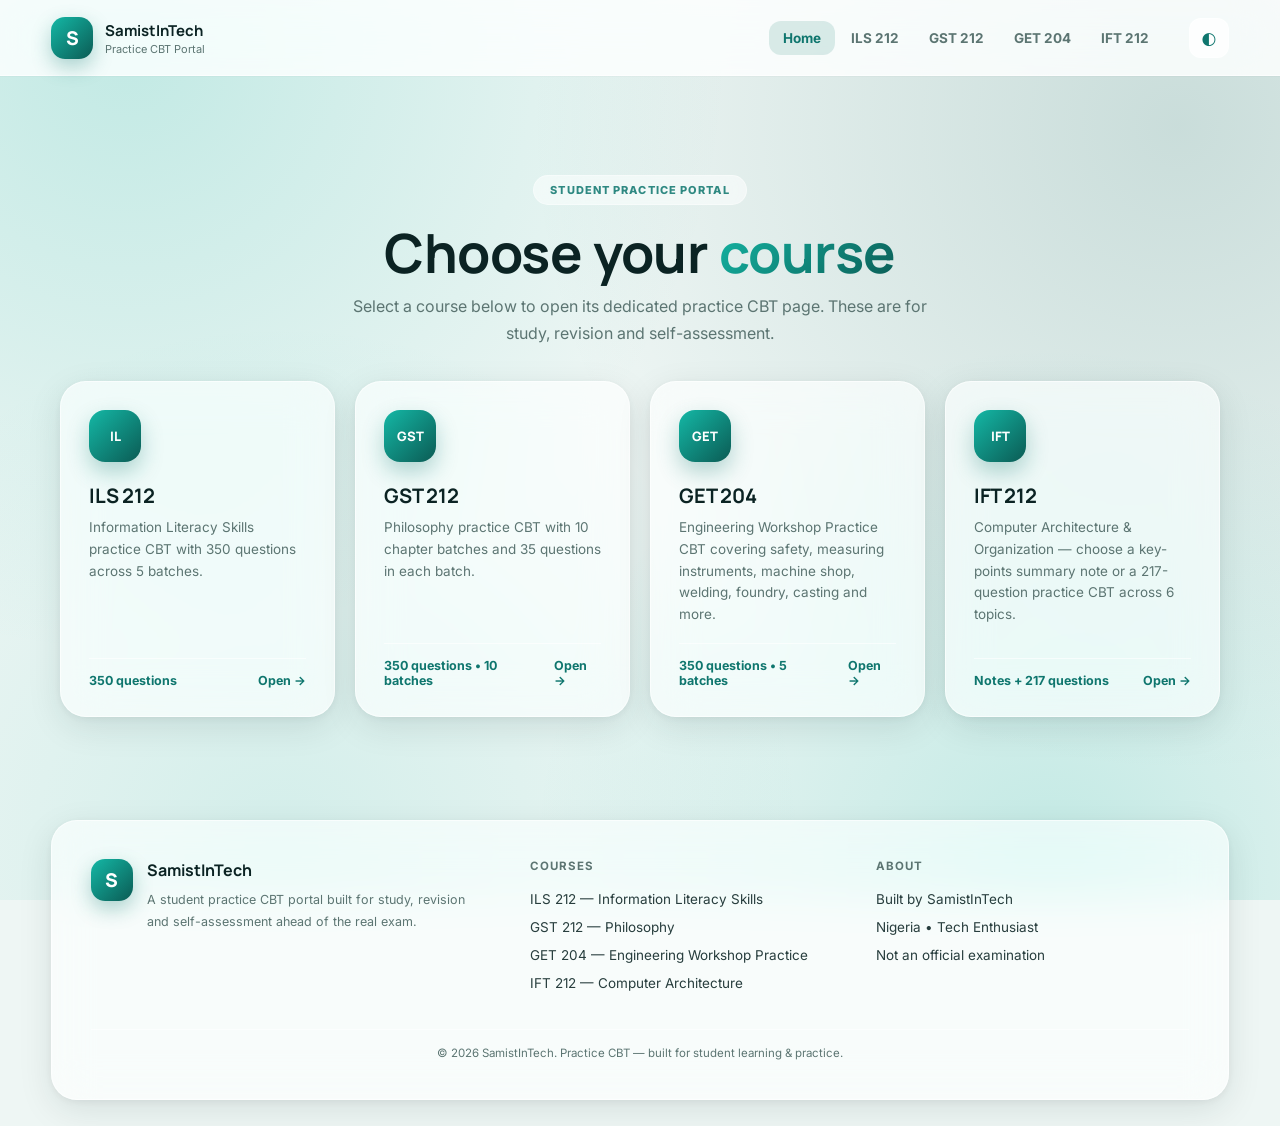
<file: index.html>
<!doctype html>
<html lang="en">
<head>
  <meta charset="utf-8">
  <meta name="viewport" content="width=device-width,initial-scale=1">
  <meta name="theme-color" content="#0f766e">
  <title>Practice CBT Courses — SamistInTech</title>
  <link rel="preconnect" href="https://fonts.googleapis.com">
  <link rel="preconnect" href="https://fonts.gstatic.com" crossorigin>
  <link href="https://fonts.googleapis.com/css2?family=Inter:wght@400;500;600;700;800&family=Manrope:wght@600;700;800&display=swap" rel="stylesheet">
  <link rel="stylesheet" href="style.css">
</head>
<body>
  <div class="app-shell">
    <nav class="navbar">
      <div class="nav-inner">
        <a class="brand" href="index.html">
          <div class="brand-mark">S</div>
          <div><strong>SamistInTech</strong><span>Practice CBT Portal</span></div>
        </a>
        <input type="checkbox" id="navToggle" class="nav-toggle-input">
        <label for="navToggle" class="nav-toggle-btn" aria-label="Toggle menu"><span></span></label>
        <div class="nav-links">
          <a href="index.html" class="active">Home</a>
          <a href="ils212.html">ILS 212</a>
          <a href="gst212.html">GST 212</a>
          <a href="get204.html">GET 204</a>
          <a href="ift212.html">IFT 212</a>
        </div>
        <div class="nav-actions">
          <button class="icon-btn" id="themeBtn" title="Toggle theme">◐</button>
        </div>
      </div>
    </nav>
    <main class="course-page">
      <div class="course-wrap">
        <div class="course-hero">
          <span class="eyebrow">STUDENT PRACTICE PORTAL</span>
          <h1>Choose your <em>course</em></h1>
          <p>Select a course below to open its dedicated practice CBT page. These are for study, revision and self-assessment.</p>
        </div>
        <div class="course-grid">
          <a class="course-card" href="ils212.html">
            <div class="course-icon">IL</div>
            <h2>ILS 212</h2>
            <p>Information Literacy Skills practice CBT with 350 questions across 5 batches.</p>
            <div class="course-meta"><span>350 questions</span><span>Open →</span></div>
          </a>
          <a class="course-card" href="gst212.html">
            <div class="course-icon">GST</div>
            <h2>GST 212</h2>
            <p>Philosophy practice CBT with 10 chapter batches and 35 questions in each batch.</p>
            <div class="course-meta"><span>350 questions • 10 batches</span><span>Open →</span></div>
          </a>
          <a class="course-card" href="get204.html">
            <div class="course-icon">GET</div>
            <h2>GET 204</h2>
            <p>Engineering Workshop Practice CBT covering safety, measuring instruments, machine shop, welding, foundry, casting and more.</p>
            <div class="course-meta"><span>350 questions • 5 batches</span><span>Open →</span></div>
          </a>
          <a class="course-card" href="ift212.html">
            <div class="course-icon">IFT</div>
            <h2>IFT 212</h2>
            <p>Computer Architecture &amp; Organization — choose a key-points summary note or a 217-question practice CBT across 6 topics.</p>
            <div class="course-meta"><span>Notes + 217 questions</span><span>Open →</span></div>
          </a>
        </div>
      </div>
    </main>
    <footer class="site-footer">
      <div class="footer-inner">
        <div class="footer-brand">
          <div class="brand-mark">S</div>
          <div>
            <strong>SamistInTech</strong>
            <p>A student practice CBT portal built for study, revision and self-assessment ahead of the real exam.</p>
          </div>
        </div>
        <div class="footer-col">
          <h4>Courses</h4>
          <a href="ils212.html">ILS 212 — Information Literacy Skills</a>
          <a href="gst212.html">GST 212 — Philosophy</a>
          <a href="get204.html">GET 204 — Engineering Workshop Practice</a>
          <a href="ift212.html">IFT 212 — Computer Architecture</a>
        </div>
        <div class="footer-col">
          <h4>About</h4>
          <span>Built by SamistInTech</span>
          <span>Nigeria • Tech Enthusiast</span>
          <span>Not an official examination</span>
        </div>
        <div class="footer-bottom">© 2026 SamistInTech. Practice CBT — built for student learning &amp; practice.</div>
      </div>
    </footer>
  </div>
  <script>
    document.getElementById('themeBtn').addEventListener('click',()=>document.body.classList.toggle('dark'));
  </script>
</body>
</html>
</file>
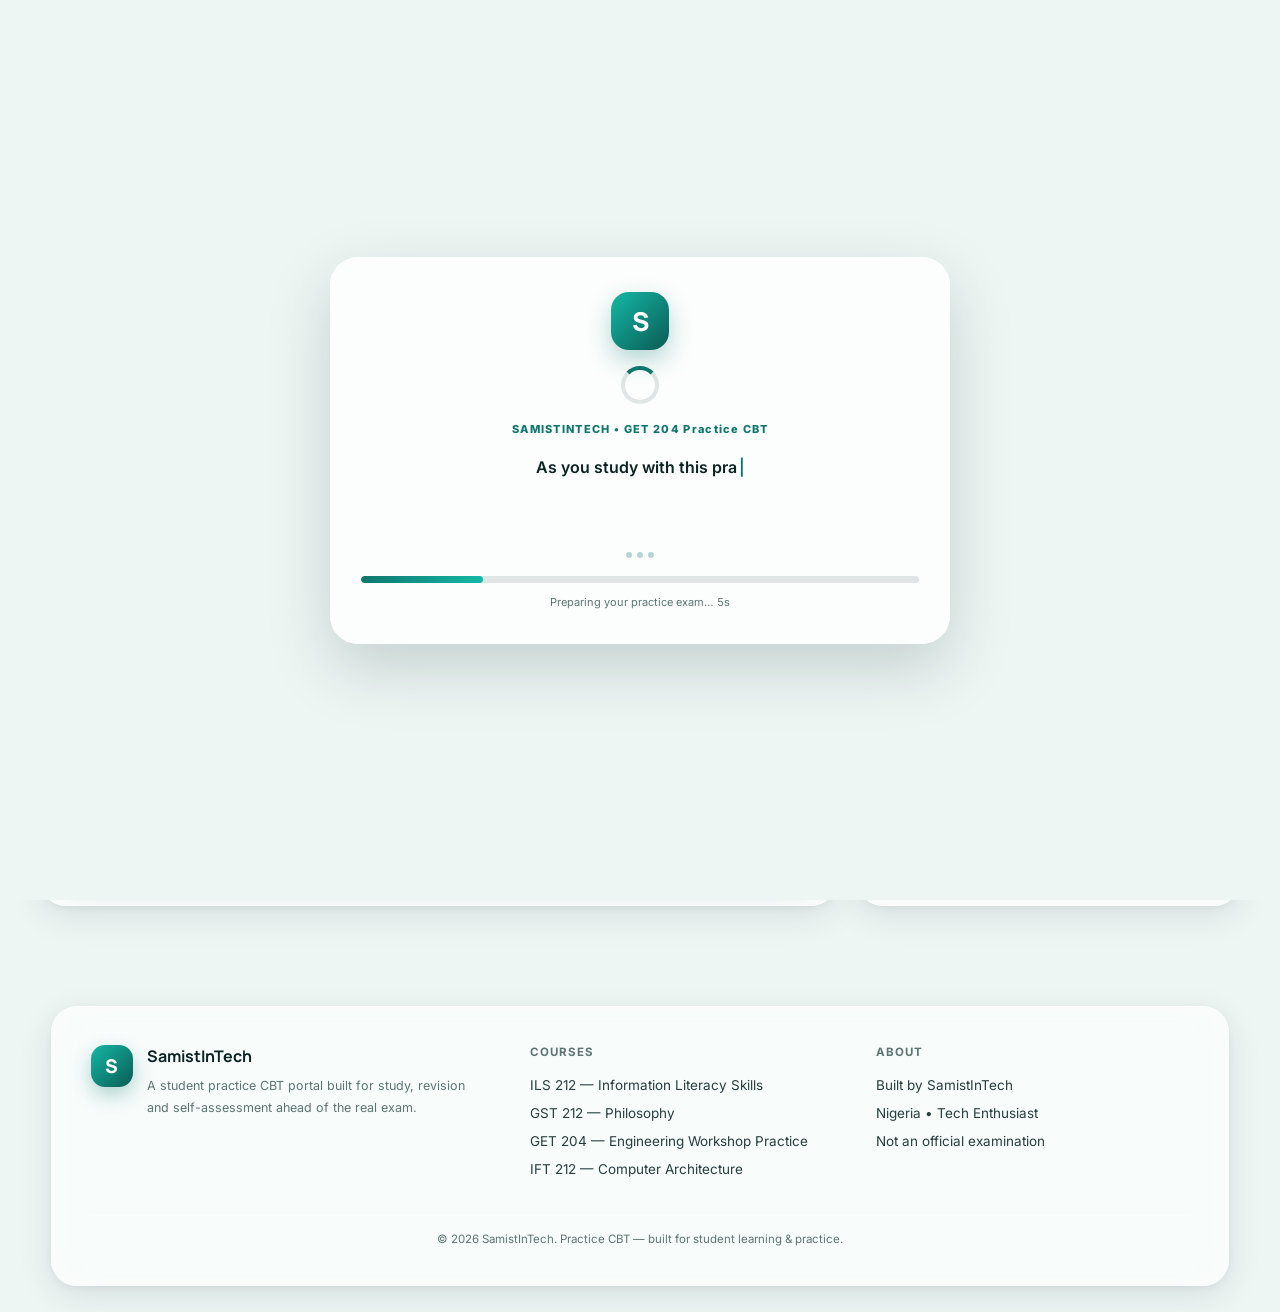
<file: get204.html>
<!doctype html>
<html lang="en">
<head>
  <meta charset="utf-8">
  <meta name="viewport" content="width=device-width,initial-scale=1">
  <meta name="theme-color" content="#0f766e">
  <title>GET 204 Practice CBT — SamistInTech</title>
  <link rel="preconnect" href="https://fonts.googleapis.com">
  <link rel="preconnect" href="https://fonts.gstatic.com" crossorigin>
  <link href="https://fonts.googleapis.com/css2?family=Inter:wght@400;500;600;700;800&family=Manrope:wght@600;700;800&display=swap" rel="stylesheet">
  <link rel="stylesheet" href="style.css">
</head>
<body>
  <div id="loadingScreen" class="loading-screen" aria-live="polite" aria-label="Loading CBT practice exam">
    <div class="loading-card">
      <div class="loading-logo">S</div>
      <div class="loading-spinner" aria-hidden="true"></div>
      <div class="loading-eyebrow">SAMISTINTECH • GET 204 Practice CBT</div>
      <div id="loadingMessage" class="loading-message"></div>
      <div class="typing-line"><span></span><span></span><span></span></div>
      <div class="loading-progress"><span id="loadingProgress"></span></div>
      <div id="loadingCountdown" class="loading-countdown">Preparing your practice exam… 6s</div>
    </div>
  </div>

  <div class="app-shell">
    <nav class="navbar">
      <div class="nav-inner">
        <a class="brand" href="index.html">
          <div class="brand-mark">S</div>
          <div><strong>SamistInTech</strong><span>GET 204 Practice CBT</span></div>
        </a>
        <input type="checkbox" id="navToggle" class="nav-toggle-input">
        <label for="navToggle" class="nav-toggle-btn" aria-label="Toggle menu"><span></span></label>
        <div class="nav-links">
          <a href="index.html">Home</a>
          <a href="ils212.html">ILS 212</a>
          <a href="gst212.html">GST 212</a>
          <a href="get204.html" class="active">GET 204</a>
          <a href="ift212.html">IFT 212</a>
        </div>
        <div class="nav-actions">
          <button class="icon-btn" id="themeBtn" title="Toggle theme">◐</button>
          <button class="icon-btn" id="resetBtn" title="Reset test">↻</button>
        </div>
      </div>
    </nav>


    <main>
      <section id="startScreen" class="screen active">
        <div class="hero-card">
          <div class="hero-copy">
            <span class="eyebrow">FUTO • Practice CBT</span>
            <h1>Prepare smarter.<br><em>Test yourself.</em></h1>
            <p>A clean, student-friendly CBT practice environment designed for GET 204 study, revision and practice.</p>
          </div>
          <div class="hero-art"><div class="orb orb1"></div><div class="orb orb2"></div><div class="grid-icon">✓</div></div>
        </div>
        <div class="setup-grid">
          <div class="panel setup-panel">
            <div class="panel-title"><span>⚙</span><div><h2>Test setup</h2><p>Choose how you want to practise.</p></div></div>
            <label>Student name<input id="studentName" type="text" placeholder="Enter your name"></label>
            <div class="two-col">
              <label>Batch<select id="batchSelect"><option value="1">Batch 1 • Questions 1–70</option><option value="2">Batch 2 • Questions 71–140</option><option value="3">Batch 3 • Questions 141–210</option><option value="4">Batch 4 • Questions 211–280</option><option value="5">Batch 5 • Questions 281–350</option></select></label>
              <label>Questions<select id="countSelect"><option value="10">10 questions</option><option value="20">20 questions</option><option value="30">30 questions</option><option value="50">50 questions</option><option value="70" selected>70 questions</option></select></label>
            </div>
            <div class="test-info"><div><b>⏱</b><span>Timer<br><strong id="timePreview">70 min</strong></span></div><div><b>✓</b><span>Scoring<br><strong>1 mark each</strong></span></div><div><b>⚑</b><span>Review<br><strong>Flag questions</strong></span></div></div>
            <button id="startBtn" class="primary-btn full">Start Practice <span>→</span></button>
          </div>
          <div class="panel guide-panel"><h3>How it works</h3><ol><li>Select a batch and number of questions.</li><li>Choose one option for each question.</li><li>Use the navigator to jump between questions.</li><li>Flag questions you want to revisit.</li><li>Submit to see your score and detailed review.</li></ol><div class="note">💡 <b>Tip:</b> The question bank contains 350 practice questions covering safety, measuring instruments, machine shop, welding &amp; joining, foundry, casting, metal forming, heat treatment, CNC, and electrical/electronic components.</div></div>
        </div>
      </section>

      <section id="examScreen" class="screen">
        <div class="exam-head panel"><div><span class="eyebrow">GET 204 • PRACTICE CBT</span><h2 id="examTitle">Batch 1</h2></div><div class="exam-meta"><div><small>Candidate</small><strong id="candidateName">Student</strong></div><div class="timer"><small>Time left</small><strong id="timer">70:00</strong></div></div></div>
        <div class="progress-wrap"><div class="progress-label"><span id="progressText">Question 1 of 70</span><span id="answeredText">0 answered</span></div><div class="progress"><span id="progressBar"></span></div></div>
        <div class="exam-layout">
          <article class="question-card panel"><div class="q-top"><span class="q-number" id="qNumber">Question 1</span><button id="flagBtn" class="flag-btn">⚑ Flag</button></div><h1 id="questionText"></h1><div id="options" class="options"></div><div class="nav-row"><button id="prevBtn" class="secondary-btn">← Previous</button><button id="nextBtn" class="primary-btn">Next →</button></div></article>
          <aside class="navigator panel"><div class="nav-title"><h3>Question navigator</h3><span id="navCount">0/70</span></div><div id="questionGrid" class="question-grid"></div><div class="legend"><span><i class="dot answered"></i> Answered</span><span><i class="dot flagged"></i> Flagged</span><span><i class="dot"></i> Unanswered</span></div><button id="submitBtn" class="submit-btn full">Submit test</button></aside>
        </div>
      </section>

      <section id="resultScreen" class="screen">
        <div class="result-hero panel"><div class="result-badge">✓</div><div><span class="eyebrow">TEST COMPLETED</span><h1 id="resultTitle">Well done!</h1><p id="resultSubtitle"></p></div><div class="score-ring"><strong id="scorePercent">0%</strong><span>Score</span></div></div>
        <div class="stats-grid"><div class="stat panel"><span>Correct</span><strong id="correctStat">0</strong></div><div class="stat panel"><span>Wrong</span><strong id="wrongStat">0</strong></div><div class="stat panel"><span>Unanswered</span><strong id="unansweredStat">0</strong></div><div class="stat panel"><span>Time used</span><strong id="timeUsedStat">0m</strong></div></div>
        <div class="result-layout"><div class="panel review-panel"><div class="panel-heading"><div><h2>Answer review</h2><p>See what you got right and where to improve.</p></div><select id="reviewFilter"><option value="all">All questions</option><option value="wrong">Wrong only</option><option value="unanswered">Unanswered only</option></select></div><div id="reviewList"></div></div><div class="panel result-side"><h3>Performance</h3><div class="big-score"><span id="scoreFraction">0 / 0</span><small>marks</small></div><div class="performance-bar"><span id="scoreBar"></span></div><p id="performanceMessage"></p><button id="newTestBtn" class="primary-btn full">Take another test</button></div></div>
      </section>
    </main>
    <footer class="site-footer">
      <div class="footer-inner">
        <div class="footer-brand">
          <div class="brand-mark">S</div>
          <div>
            <strong>SamistInTech</strong>
            <p>A student practice CBT portal built for study, revision and self-assessment ahead of the real exam.</p>
          </div>
        </div>
        <div class="footer-col">
          <h4>Courses</h4>
          <a href="ils212.html">ILS 212 — Information Literacy Skills</a>
          <a href="gst212.html">GST 212 — Philosophy</a>
          <a href="get204.html">GET 204 — Engineering Workshop Practice</a>
          <a href="ift212.html">IFT 212 — Computer Architecture</a>
        </div>
        <div class="footer-col">
          <h4>About</h4>
          <span>Built by SamistInTech</span>
          <span>Nigeria • Tech Enthusiast</span>
          <span>Not an official examination</span>
        </div>
        <div class="footer-bottom">© 2026 SamistInTech. Practice CBT — built for student learning &amp; practice.</div>
      </div>
    </footer>
  </div>
  <script src="get204_questions.js"></script><script src="get204_script.js"></script>
</body>
</html>
</file>
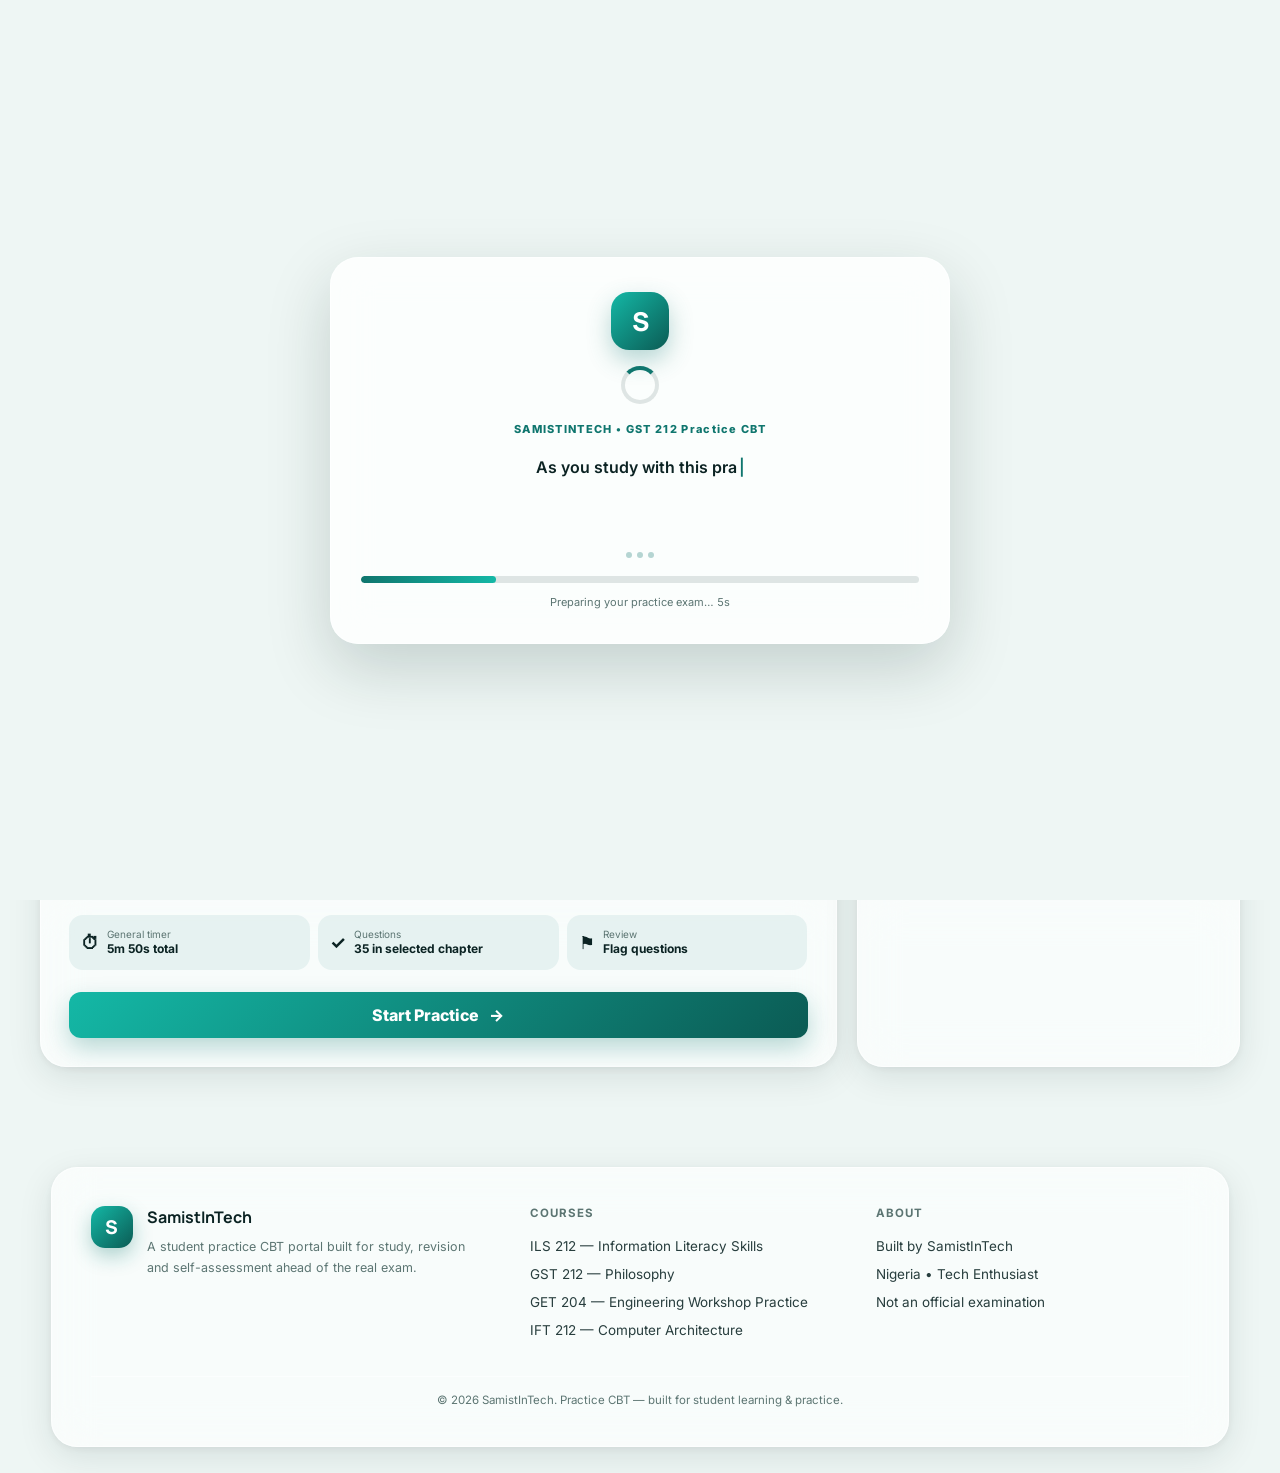
<file: gst212.html>
<!doctype html>
<html lang="en">
<head>
  <meta charset="utf-8">
  <meta name="viewport" content="width=device-width,initial-scale=1">
  <meta name="theme-color" content="#0f766e">
  <title>GST 212 Practice CBT — SamistInTech</title>
  <link rel="preconnect" href="https://fonts.googleapis.com">
  <link rel="preconnect" href="https://fonts.gstatic.com" crossorigin>
  <link href="https://fonts.googleapis.com/css2?family=Inter:wght@400;500;600;700;800&family=Manrope:wght@600;700;800&display=swap" rel="stylesheet">
  <link rel="stylesheet" href="style.css">
</head>
<body>
  <div id="loadingScreen" class="loading-screen" aria-live="polite" aria-label="Loading CBT practice exam">
    <div class="loading-card">
      <div class="loading-logo">S</div>
      <div class="loading-spinner" aria-hidden="true"></div>
      <div class="loading-eyebrow">SAMISTINTECH • GST 212 Practice CBT</div>
      <div id="loadingMessage" class="loading-message"></div>
      <div class="typing-line"><span></span><span></span><span></span></div>
      <div class="loading-progress"><span id="loadingProgress"></span></div>
      <div id="loadingCountdown" class="loading-countdown">Preparing your practice exam… 6s</div>
    </div>
  </div>

  <div class="app-shell">
    <nav class="navbar">
      <div class="nav-inner">
        <a class="brand" href="index.html">
          <div class="brand-mark">S</div>
          <div><strong>SamistInTech</strong><span>GST 212 Practice CBT</span></div>
        </a>
        <input type="checkbox" id="navToggle" class="nav-toggle-input">
        <label for="navToggle" class="nav-toggle-btn" aria-label="Toggle menu"><span></span></label>
        <div class="nav-links">
          <a href="index.html">Home</a>
          <a href="ils212.html">ILS 212</a>
          <a href="gst212.html" class="active">GST 212</a>
          <a href="get204.html">GET 204</a>
          <a href="ift212.html">IFT 212</a>
        </div>
        <div class="nav-actions">
          <button class="icon-btn" id="themeBtn" title="Toggle theme">◐</button>
          <button class="icon-btn" id="resetBtn" title="Reset test">↻</button>
        </div>
      </div>
    </nav>


    <main>
      <section id="startScreen" class="screen active">
        <div class="hero-card">
          <div class="hero-copy">
            <span class="eyebrow">FUTO • Practice CBT</span>
            <h1>Prepare smarter.<br><em>Test yourself.</em></h1>
            <p>A clean, student-friendly CBT practice environment designed for GST 212 study, revision and practice.</p>
          </div>
          <div class="hero-art"><div class="orb orb1"></div><div class="orb orb2"></div><div class="grid-icon">✓</div></div>
        </div>
        <div class="setup-grid">
          <div class="panel setup-panel">
            <div class="panel-title"><span>⚙</span><div><h2>Test setup</h2><p>Choose how you want to practise.</p></div></div>
            <label>Student name<input id="studentName" type="text" placeholder="Enter your name"></label>
            <label>Practice mode<select id="modeSelect">
              <option value="normal" selected>Normal — 70 Questions • 40 Minutes</option>
              <option value="batch">Batch — 35 Questions • Choose a Chapter</option>
            </select></label>

            <div id="batchOptions" class="two-col" hidden>
              <label>Chapter / Batch<select id="batchSelect">
                <option value="1" selected>Batch 1 — The Nature of Philosophy</option>
                <option value="2">Batch 2 — Branches of Philosophy</option>
                <option value="3">Batch 3 — Logic as a Tool of Philosophy</option>
                <option value="4">Batch 4 — Propositions in Logic</option>
                <option value="5">Batch 5 — Reasoning: Induction and Deduction</option>
                <option value="6">Batch 6 — Logical Argument: Valid and Invalid Argument</option>
                <option value="7">Batch 7 — Syllogism and Distribution of Terms</option>
                <option value="8">Batch 8 — Symbolic Logic and Truth Tables</option>
                <option value="9">Batch 9 — Fallacies in Logic</option>
                <option value="10">Batch 10 — Laws of Thought</option>
              </select></label>
              <label>Batch time setting<select id="timeSelect"><option value="5">5 seconds per question</option><option value="10" selected>10 seconds per question</option><option value="20">20 seconds per question</option></select></label>
            </div>

            <div id="normalInfo" class="test-info"><div><b>⏱</b><span>General timer<br><strong>40m 00s</strong></span></div><div><b>✓</b><span>Questions<br><strong>70 total • 7 per chapter</strong></span></div><div><b>⚑</b><span>Review<br><strong>Flag questions</strong></span></div></div>
            <div id="batchInfo" class="test-info" hidden><div><b>⏱</b><span>General timer<br><strong id="timePreview">5m 50s total</strong></span></div><div><b>✓</b><span>Questions<br><strong>35 in selected chapter</strong></span></div><div><b>⚑</b><span>Review<br><strong>Flag questions</strong></span></div></div>
            <button id="startBtn" class="primary-btn full">Start Practice <span>→</span></button>
          </div>
          <div class="panel guide-panel"><h3>How it works</h3><ol><li>Choose <b>Normal</b> for 70 questions from all 10 chapters with a 40-minute general timer, or choose <b>Batch</b> to practise one chapter.</li><li>In Batch mode, each chapter contains 35 questions and the selected 5, 10 or 20 seconds per question becomes one general countdown.</li><li>Choose one option for each question.</li><li>Use the navigator to jump between questions and flag questions you want to revisit.</li><li>Submit to see your score and detailed review.</li></ol><div class="note">💡 <b>Normal mode:</b> 70 questions are selected as 7 questions from each of the 10 GST 212 chapters, with one 40-minute countdown for the entire test.</div></div>
        </div>
      </section>

      <section id="examScreen" class="screen">
        <div class="exam-head panel"><div><span class="eyebrow">GST 212 • PRACTICE CBT</span><h2 id="examTitle">Batch 1</h2><p id="examTopic" class="exam-topic">The Nature of Philosophy</p></div><div class="exam-meta"><div><small>Candidate</small><strong id="candidateName">Student</strong></div><div class="timer"><small>Time left</small><strong id="timer">70:00</strong></div></div></div>
        <div class="progress-wrap"><div class="progress-label"><span id="progressText">Question 1 of 35</span><span id="answeredText">0 answered</span></div><div class="progress"><span id="progressBar"></span></div></div>
        <div class="exam-layout">
          <article class="question-card panel"><div class="q-top"><span class="q-number" id="qNumber">Question 1</span><button id="flagBtn" class="flag-btn">⚑ Flag</button></div><h1 id="questionText"></h1><div id="options" class="options"></div><div class="nav-row"><button id="prevBtn" class="secondary-btn">← Previous</button><button id="nextBtn" class="primary-btn">Next →</button></div></article>
          <aside class="navigator panel"><div class="nav-title"><h3>Question navigator</h3><span id="navCount">0/35</span></div><div id="questionGrid" class="question-grid"></div><div class="legend"><span><i class="dot answered"></i> Answered</span><span><i class="dot flagged"></i> Flagged</span><span><i class="dot"></i> Unanswered</span></div><button id="submitBtn" class="submit-btn full">Submit test</button></aside>
        </div>
      </section>

      <section id="resultScreen" class="screen">
        <div class="result-hero panel"><div class="result-badge">✓</div><div><span class="eyebrow">TEST COMPLETED</span><h1 id="resultTitle">Well done!</h1><p id="resultSubtitle"></p></div><div class="score-ring"><strong id="scorePercent">0%</strong><span>Score</span></div></div>
        <div class="stats-grid"><div class="stat panel"><span>Correct</span><strong id="correctStat">0</strong></div><div class="stat panel"><span>Wrong</span><strong id="wrongStat">0</strong></div><div class="stat panel"><span>Unanswered</span><strong id="unansweredStat">0</strong></div><div class="stat panel"><span>Time used</span><strong id="timeUsedStat">0m</strong></div></div>
        <div class="result-layout"><div class="panel review-panel"><div class="panel-heading"><div><h2>Answer review</h2><p>See what you got right and where to improve.</p></div><select id="reviewFilter"><option value="all">All questions</option><option value="wrong">Wrong only</option><option value="unanswered">Unanswered only</option></select></div><div id="reviewList"></div></div><div class="panel result-side"><h3>Performance</h3><div class="big-score"><span id="scoreFraction">0 / 0</span><small>marks</small></div><div class="performance-bar"><span id="scoreBar"></span></div><p id="performanceMessage"></p><button id="newTestBtn" class="primary-btn full">Take another test</button></div></div>
      </section>
    </main>
    <footer class="site-footer">
      <div class="footer-inner">
        <div class="footer-brand">
          <div class="brand-mark">S</div>
          <div>
            <strong>SamistInTech</strong>
            <p>A student practice CBT portal built for study, revision and self-assessment ahead of the real exam.</p>
          </div>
        </div>
        <div class="footer-col">
          <h4>Courses</h4>
          <a href="ils212.html">ILS 212 — Information Literacy Skills</a>
          <a href="gst212.html">GST 212 — Philosophy</a>
          <a href="get204.html">GET 204 — Engineering Workshop Practice</a>
          <a href="ift212.html">IFT 212 — Computer Architecture</a>
        </div>
        <div class="footer-col">
          <h4>About</h4>
          <span>Built by SamistInTech</span>
          <span>Nigeria • Tech Enthusiast</span>
          <span>Not an official examination</span>
        </div>
        <div class="footer-bottom">© 2026 SamistInTech. Practice CBT — built for student learning &amp; practice.</div>
      </div>
    </footer>
  </div>
  <script src="gst_questions.js"></script><script src="gst_script.js"></script>
</body>
</html>
</file>
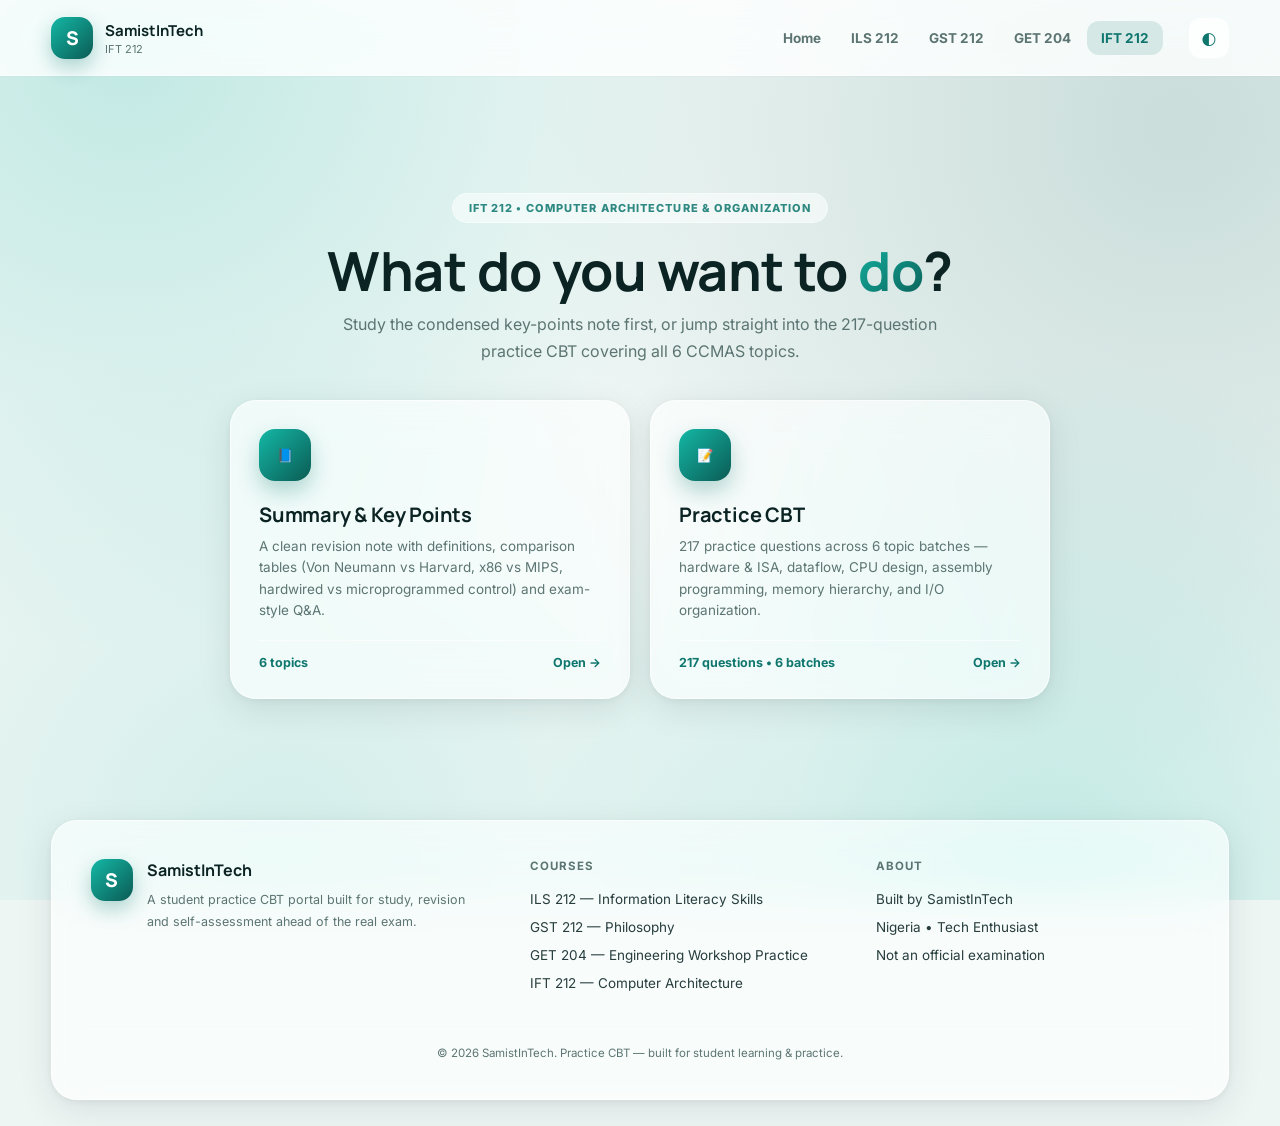
<file: ift212.html>
<!doctype html>
<html lang="en">
<head>
  <meta charset="utf-8">
  <meta name="viewport" content="width=device-width,initial-scale=1">
  <meta name="theme-color" content="#0f766e">
  <title>IFT 212 — SamistInTech</title>
  <link rel="preconnect" href="https://fonts.googleapis.com">
  <link rel="preconnect" href="https://fonts.gstatic.com" crossorigin>
  <link href="https://fonts.googleapis.com/css2?family=Inter:wght@400;500;600;700;800&family=Manrope:wght@600;700;800&display=swap" rel="stylesheet">
  <link rel="stylesheet" href="style.css">
</head>
<body>
  <div class="app-shell">
    <nav class="navbar">
      <div class="nav-inner">
        <a class="brand" href="index.html">
          <div class="brand-mark">S</div>
          <div><strong>SamistInTech</strong><span>IFT 212</span></div>
        </a>
        <input type="checkbox" id="navToggle" class="nav-toggle-input">
        <label for="navToggle" class="nav-toggle-btn" aria-label="Toggle menu"><span></span></label>
        <div class="nav-links">
          <a href="index.html">Home</a>
          <a href="ils212.html">ILS 212</a>
          <a href="gst212.html">GST 212</a>
          <a href="get204.html">GET 204</a>
          <a href="ift212.html" class="active">IFT 212</a>
        </div>
        <div class="nav-actions">
          <button class="icon-btn" id="themeBtn" title="Toggle theme">◐</button>
        </div>
      </div>
    </nav>
    <main class="course-page">
      <div class="course-wrap">
        <div class="course-hero">
          <span class="eyebrow">IFT 212 • COMPUTER ARCHITECTURE &amp; ORGANIZATION</span>
          <h1>What do you want to <em>do</em>?</h1>
          <p>Study the condensed key-points note first, or jump straight into the 217-question practice CBT covering all 6 CCMAS topics.</p>
        </div>
        <div class="choice-grid">
          <a class="course-card" href="ift212_notes.html">
            <div class="course-icon">📘</div>
            <h2>Summary &amp; Key Points</h2>
            <p>A clean revision note with definitions, comparison tables (Von Neumann vs Harvard, x86 vs MIPS, hardwired vs microprogrammed control) and exam-style Q&amp;A.</p>
            <div class="course-meta"><span>6 topics</span><span>Open →</span></div>
          </a>
          <a class="course-card" href="ift212_exam.html">
            <div class="course-icon">📝</div>
            <h2>Practice CBT</h2>
            <p>217 practice questions across 6 topic batches — hardware &amp; ISA, dataflow, CPU design, assembly programming, memory hierarchy, and I/O organization.</p>
            <div class="course-meta"><span>217 questions • 6 batches</span><span>Open →</span></div>
          </a>
        </div>
      </div>
    </main>
    <footer class="site-footer">
      <div class="footer-inner">
        <div class="footer-brand">
          <div class="brand-mark">S</div>
          <div>
            <strong>SamistInTech</strong>
            <p>A student practice CBT portal built for study, revision and self-assessment ahead of the real exam.</p>
          </div>
        </div>
        <div class="footer-col">
          <h4>Courses</h4>
          <a href="ils212.html">ILS 212 — Information Literacy Skills</a>
          <a href="gst212.html">GST 212 — Philosophy</a>
          <a href="get204.html">GET 204 — Engineering Workshop Practice</a>
          <a href="ift212.html">IFT 212 — Computer Architecture</a>
        </div>
        <div class="footer-col">
          <h4>About</h4>
          <span>Built by SamistInTech</span>
          <span>Nigeria • Tech Enthusiast</span>
          <span>Not an official examination</span>
        </div>
        <div class="footer-bottom">© 2026 SamistInTech. Practice CBT — built for student learning &amp; practice.</div>
      </div>
    </footer>
  </div>
  <script>
    document.getElementById('themeBtn').addEventListener('click',()=>document.body.classList.toggle('dark'));
  </script>
</body>
</html>
</file>
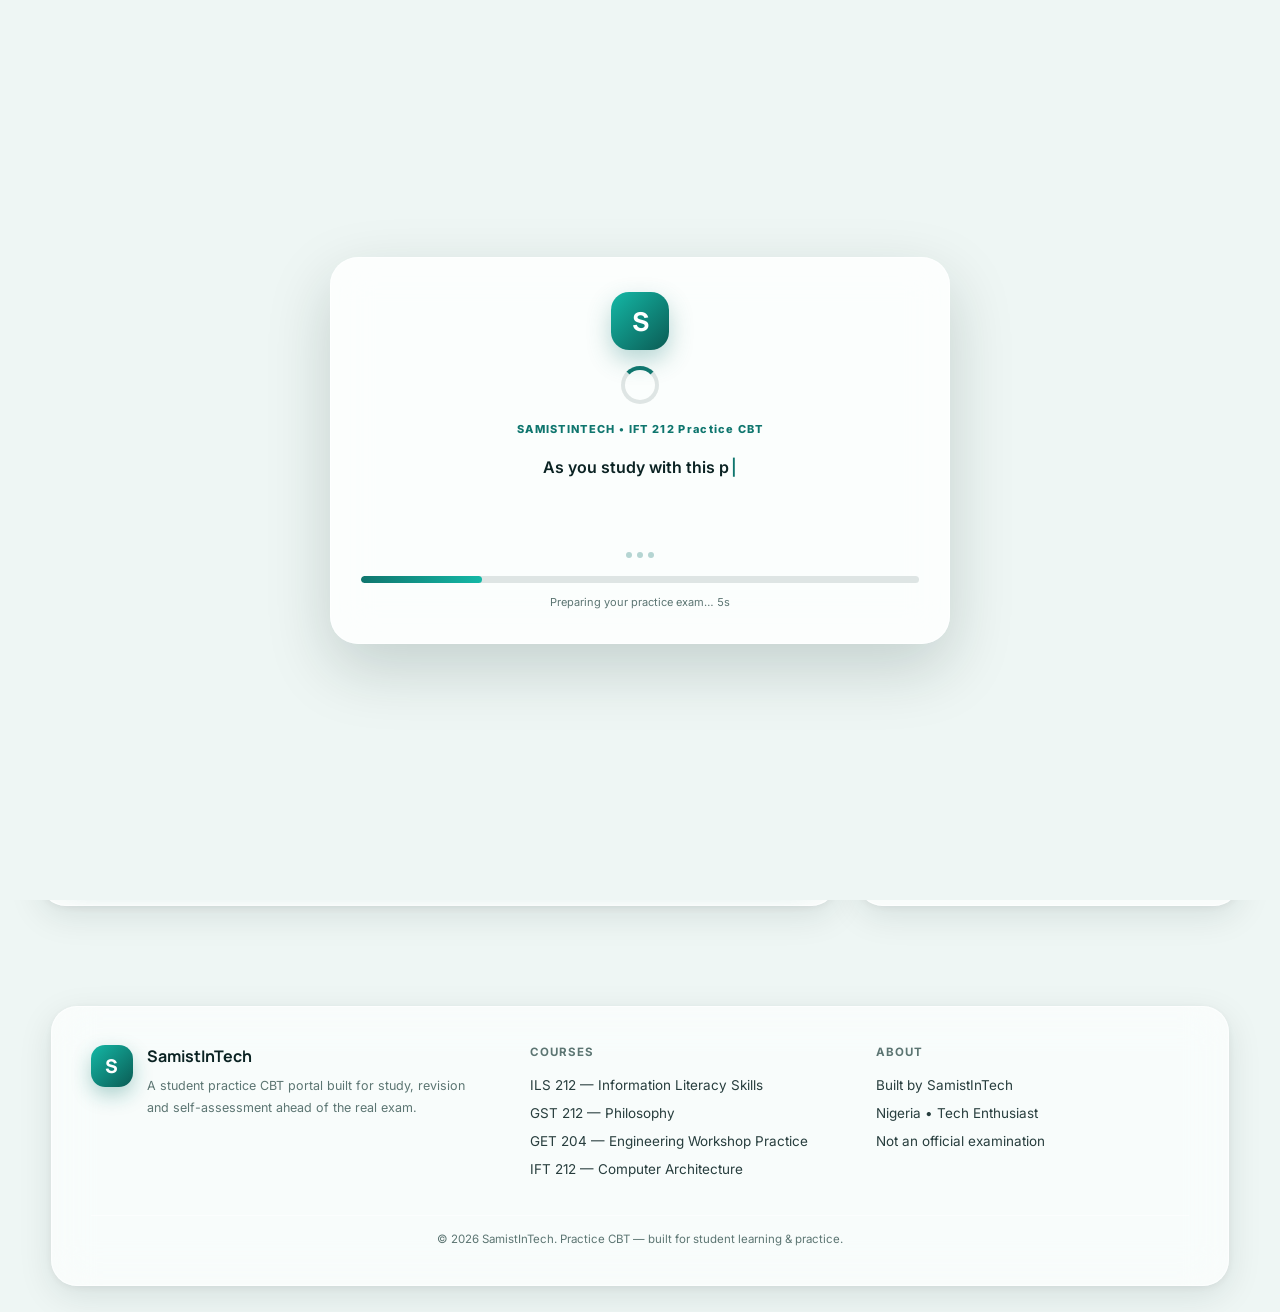
<file: ift212_exam.html>
<!doctype html>
<html lang="en">
<head>
  <meta charset="utf-8">
  <meta name="viewport" content="width=device-width,initial-scale=1">
  <meta name="theme-color" content="#0f766e">
  <title>IFT 212 Practice CBT — SamistInTech</title>
  <link rel="preconnect" href="https://fonts.googleapis.com">
  <link rel="preconnect" href="https://fonts.gstatic.com" crossorigin>
  <link href="https://fonts.googleapis.com/css2?family=Inter:wght@400;500;600;700;800&family=Manrope:wght@600;700;800&display=swap" rel="stylesheet">
  <link rel="stylesheet" href="style.css">
</head>
<body>
  <div id="loadingScreen" class="loading-screen" aria-live="polite" aria-label="Loading CBT practice exam">
    <div class="loading-card">
      <div class="loading-logo">S</div>
      <div class="loading-spinner" aria-hidden="true"></div>
      <div class="loading-eyebrow">SAMISTINTECH • IFT 212 Practice CBT</div>
      <div id="loadingMessage" class="loading-message"></div>
      <div class="typing-line"><span></span><span></span><span></span></div>
      <div class="loading-progress"><span id="loadingProgress"></span></div>
      <div id="loadingCountdown" class="loading-countdown">Preparing your practice exam… 6s</div>
    </div>
  </div>

  <div class="app-shell">
    <nav class="navbar">
      <div class="nav-inner">
        <a class="brand" href="index.html">
          <div class="brand-mark">S</div>
          <div><strong>SamistInTech</strong><span>IFT 212 Practice CBT</span></div>
        </a>
        <input type="checkbox" id="navToggle" class="nav-toggle-input">
        <label for="navToggle" class="nav-toggle-btn" aria-label="Toggle menu"><span></span></label>
        <div class="nav-links">
          <a href="index.html">Home</a>
          <a href="ils212.html">ILS 212</a>
          <a href="gst212.html">GST 212</a>
          <a href="get204.html">GET 204</a>
          <a href="ift212.html" class="active">IFT 212</a>
        </div>
        <div class="nav-actions">
          <button class="icon-btn" id="themeBtn" title="Toggle theme">◐</button>
          <button class="icon-btn" id="resetBtn" title="Reset test">↻</button>
        </div>
      </div>
    </nav>

    <main>
      <section id="startScreen" class="screen active">
        <div class="hero-card">
          <div class="hero-copy">
            <span class="eyebrow">FUTO • Practice CBT</span>
            <h1>Prepare smarter.<br><em>Test yourself.</em></h1>
            <p>A clean, student-friendly CBT practice environment for IFT 212 — Computer Architecture and Organization.</p>
          </div>
          <div class="hero-art"><div class="orb orb1"></div><div class="orb orb2"></div><div class="grid-icon">✓</div></div>
        </div>
        <div class="setup-grid">
          <div class="panel setup-panel">
            <div class="panel-title"><span>⚙</span><div><h2>Test setup</h2><p>Choose how you want to practise.</p></div></div>
            <label>Student name<input id="studentName" type="text" placeholder="Enter your name"></label>
            <div class="two-col">
              <label>Topic / Batch<select id="batchSelect">
                <option value="1">Batch 1 • Computer Hardware &amp; ISA (53 Qs)</option>
                <option value="2">Batch 2 • Dataflow &amp; Control Instructions (30 Qs)</option>
                <option value="3">Batch 3 • CPU Design (35 Qs)</option>
                <option value="4">Batch 4 • Assembly Language Programming (45 Qs)</option>
                <option value="5">Batch 5 • Memory Hierarchy (29 Qs)</option>
                <option value="6">Batch 6 • I/O Organization (25 Qs)</option>
              </select></label>
              <label>Questions<select id="countSelect"></select></label>
            </div>
            <div class="test-info"><div><b>⏱</b><span>Timer<br><strong id="timePreview">53 min</strong></span></div><div><b>✓</b><span>Scoring<br><strong>1 mark each</strong></span></div><div><b>⚑</b><span>Review<br><strong>Flag questions</strong></span></div></div>
            <button id="startBtn" class="primary-btn full">Start Practice <span>→</span></button>
          </div>
          <div class="panel guide-panel"><h3>How it works</h3><ol><li>Pick a topic/batch and how many questions.</li><li>Choose one option for each question.</li><li>Use the navigator to jump between questions.</li><li>Flag questions you want to revisit.</li><li>Submit to see your score and detailed review.</li></ol><div class="note">💡 <b>Tip:</b> 217 practice questions cover all 6 CCMAS topics: hardware &amp; ISA, dataflow &amp; control, CPU design, assembly language programming, memory hierarchy, and I/O organization. Check the <a href="ift212_notes.html">Summary &amp; Key Points</a> notes first if you need a refresher.</div></div>
        </div>
      </section>

      <section id="examScreen" class="screen">
        <div class="exam-head panel"><div><span class="eyebrow">IFT 212 • PRACTICE CBT</span><h2 id="examTitle">Batch 1</h2><p id="examTopic" class="exam-topic">Computer Hardware &amp; Instruction Set Architecture</p></div><div class="exam-meta"><div><small>Candidate</small><strong id="candidateName">Student</strong></div><div class="timer"><small>Time left</small><strong id="timer">53:00</strong></div></div></div>
        <div class="progress-wrap"><div class="progress-label"><span id="progressText">Question 1 of 53</span><span id="answeredText">0 answered</span></div><div class="progress"><span id="progressBar"></span></div></div>
        <div class="exam-layout">
          <article class="question-card panel"><div class="q-top"><span class="q-number" id="qNumber">Question 1</span><button id="flagBtn" class="flag-btn">⚑ Flag</button></div><h1 id="questionText"></h1><div id="options" class="options"></div><div class="nav-row"><button id="prevBtn" class="secondary-btn">← Previous</button><button id="nextBtn" class="primary-btn">Next →</button></div></article>
          <aside class="navigator panel"><div class="nav-title"><h3>Question navigator</h3><span id="navCount">0/53</span></div><div id="questionGrid" class="question-grid"></div><div class="legend"><span><i class="dot answered"></i> Answered</span><span><i class="dot flagged"></i> Flagged</span><span><i class="dot"></i> Unanswered</span></div><button id="submitBtn" class="submit-btn full">Submit test</button></aside>
        </div>
      </section>

      <section id="resultScreen" class="screen">
        <div class="result-hero panel"><div class="result-badge">✓</div><div><span class="eyebrow">TEST COMPLETED</span><h1 id="resultTitle">Well done!</h1><p id="resultSubtitle"></p></div><div class="score-ring"><strong id="scorePercent">0%</strong><span>Score</span></div></div>
        <div class="stats-grid"><div class="stat panel"><span>Correct</span><strong id="correctStat">0</strong></div><div class="stat panel"><span>Wrong</span><strong id="wrongStat">0</strong></div><div class="stat panel"><span>Unanswered</span><strong id="unansweredStat">0</strong></div><div class="stat panel"><span>Time used</span><strong id="timeUsedStat">0m</strong></div></div>
        <div class="result-layout"><div class="panel review-panel"><div class="panel-heading"><div><h2>Answer review</h2><p>See what you got right and where to improve.</p></div><select id="reviewFilter"><option value="all">All questions</option><option value="wrong">Wrong only</option><option value="unanswered">Unanswered only</option></select></div><div id="reviewList"></div></div><div class="panel result-side"><h3>Performance</h3><div class="big-score"><span id="scoreFraction">0 / 0</span><small>marks</small></div><div class="performance-bar"><span id="scoreBar"></span></div><p id="performanceMessage"></p><button id="newTestBtn" class="primary-btn full">Take another test</button></div></div>
      </section>
    </main>
    <footer class="site-footer">
      <div class="footer-inner">
        <div class="footer-brand">
          <div class="brand-mark">S</div>
          <div>
            <strong>SamistInTech</strong>
            <p>A student practice CBT portal built for study, revision and self-assessment ahead of the real exam.</p>
          </div>
        </div>
        <div class="footer-col">
          <h4>Courses</h4>
          <a href="ils212.html">ILS 212 — Information Literacy Skills</a>
          <a href="gst212.html">GST 212 — Philosophy</a>
          <a href="get204.html">GET 204 — Engineering Workshop Practice</a>
          <a href="ift212.html">IFT 212 — Computer Architecture</a>
        </div>
        <div class="footer-col">
          <h4>About</h4>
          <span>Built by SamistInTech</span>
          <span>Nigeria • Tech Enthusiast</span>
          <span>Not an official examination</span>
        </div>
        <div class="footer-bottom">© 2026 SamistInTech. Practice CBT — built for student learning &amp; practice.</div>
      </div>
    </footer>
  </div>
  <script src="ift212_questions.js"></script><script src="ift212_script.js"></script>
</body>
</html>
</file>
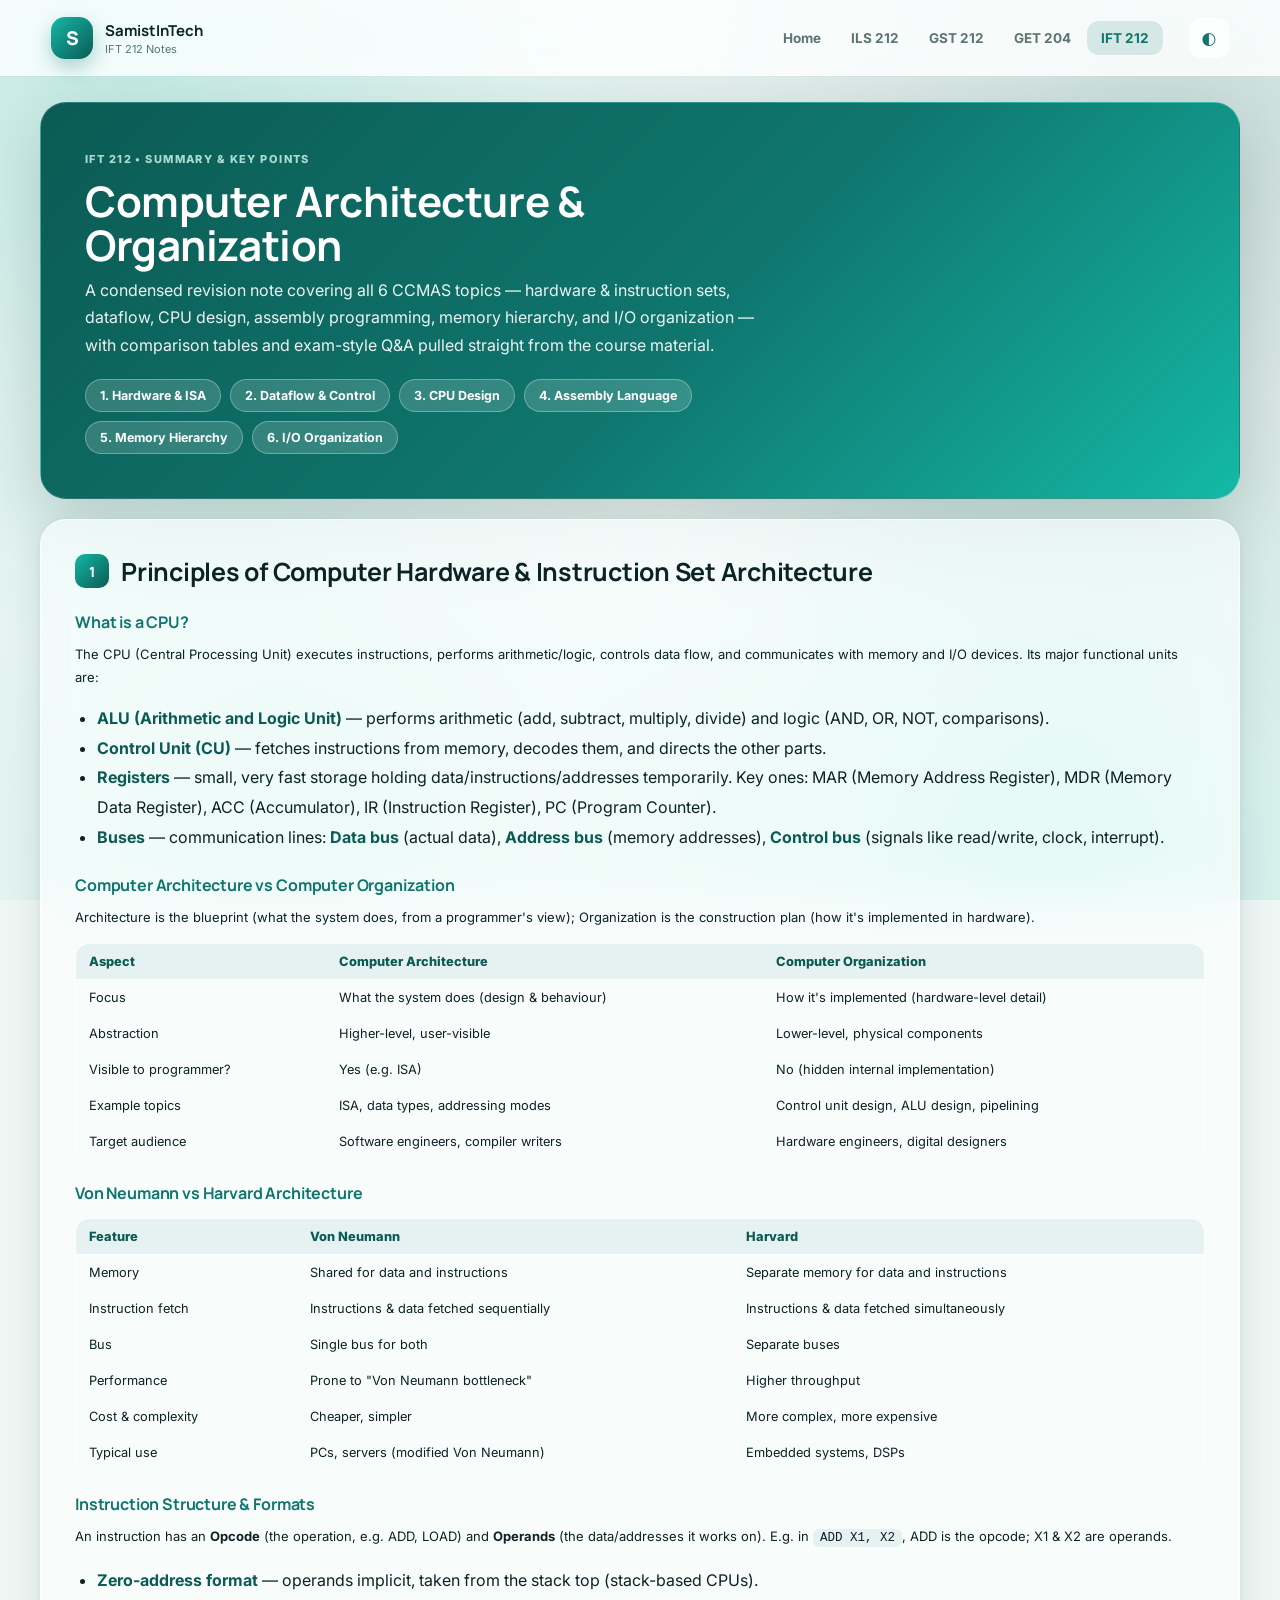
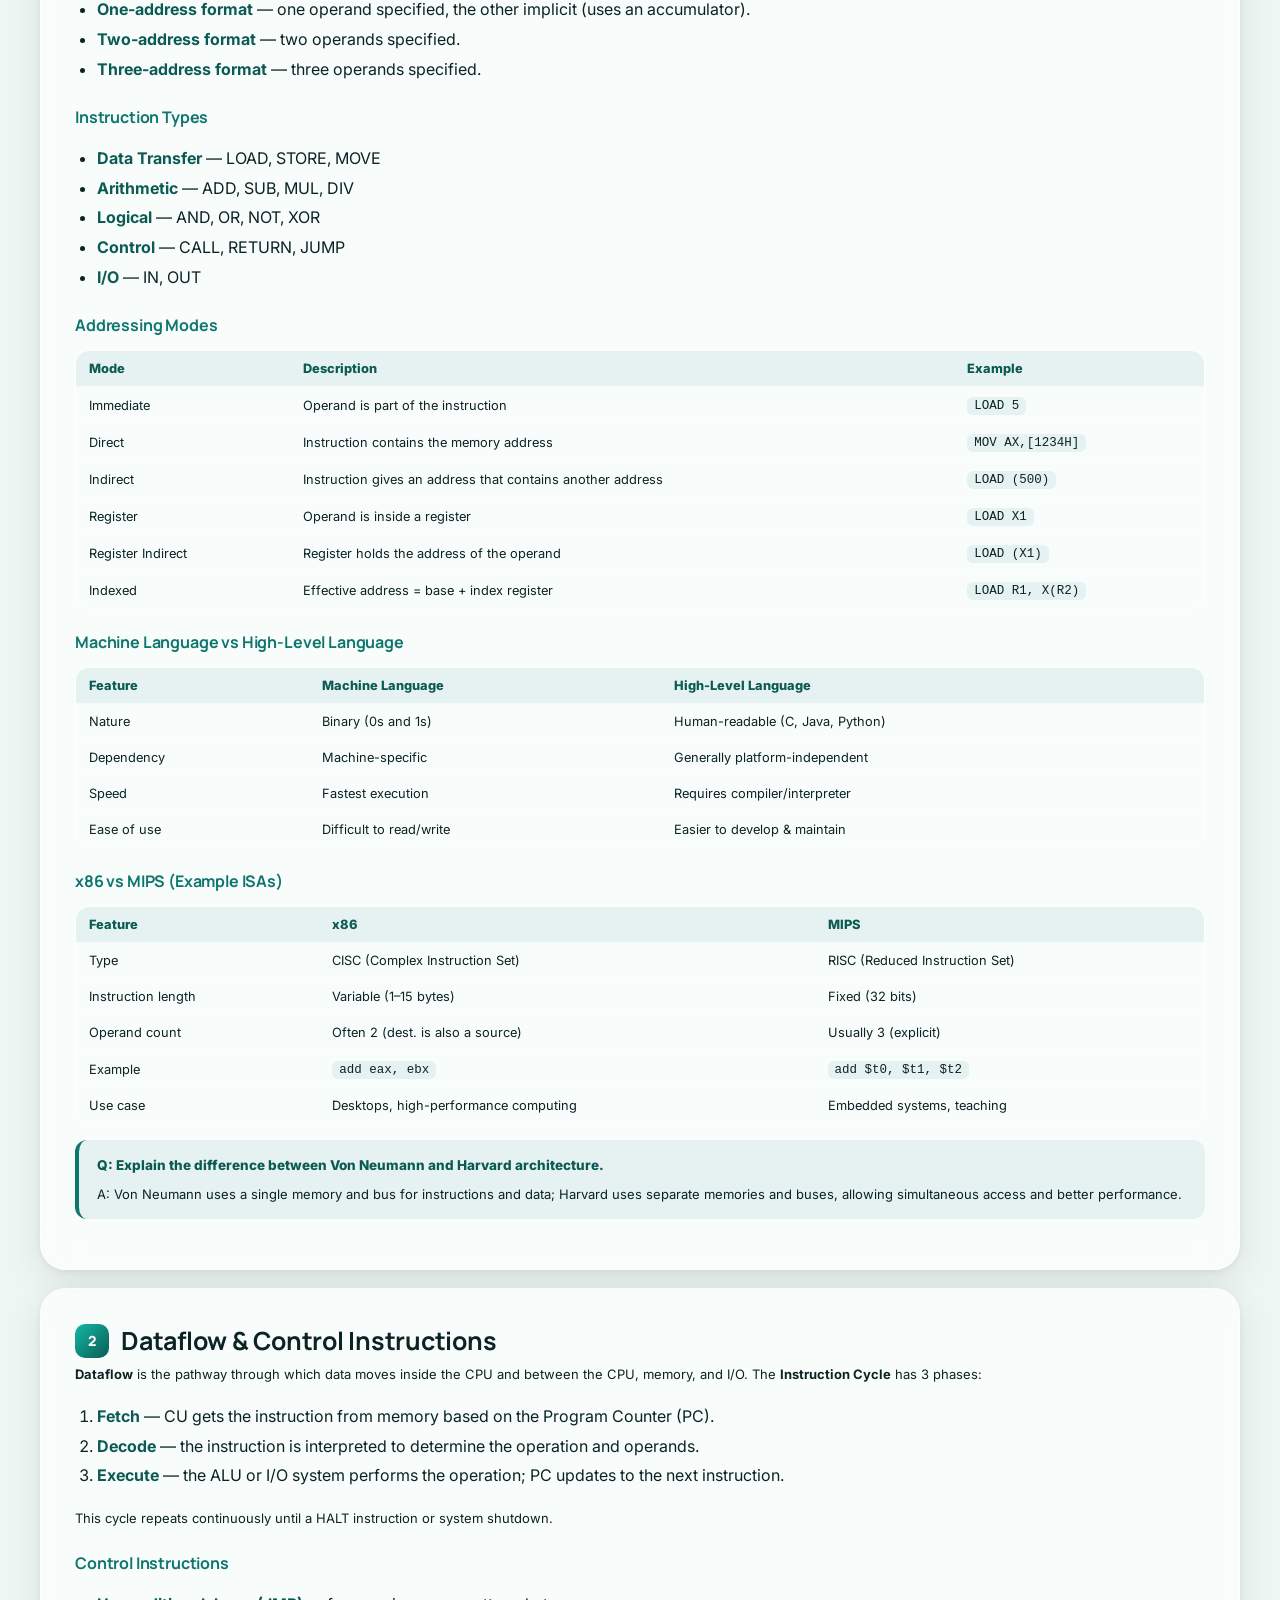
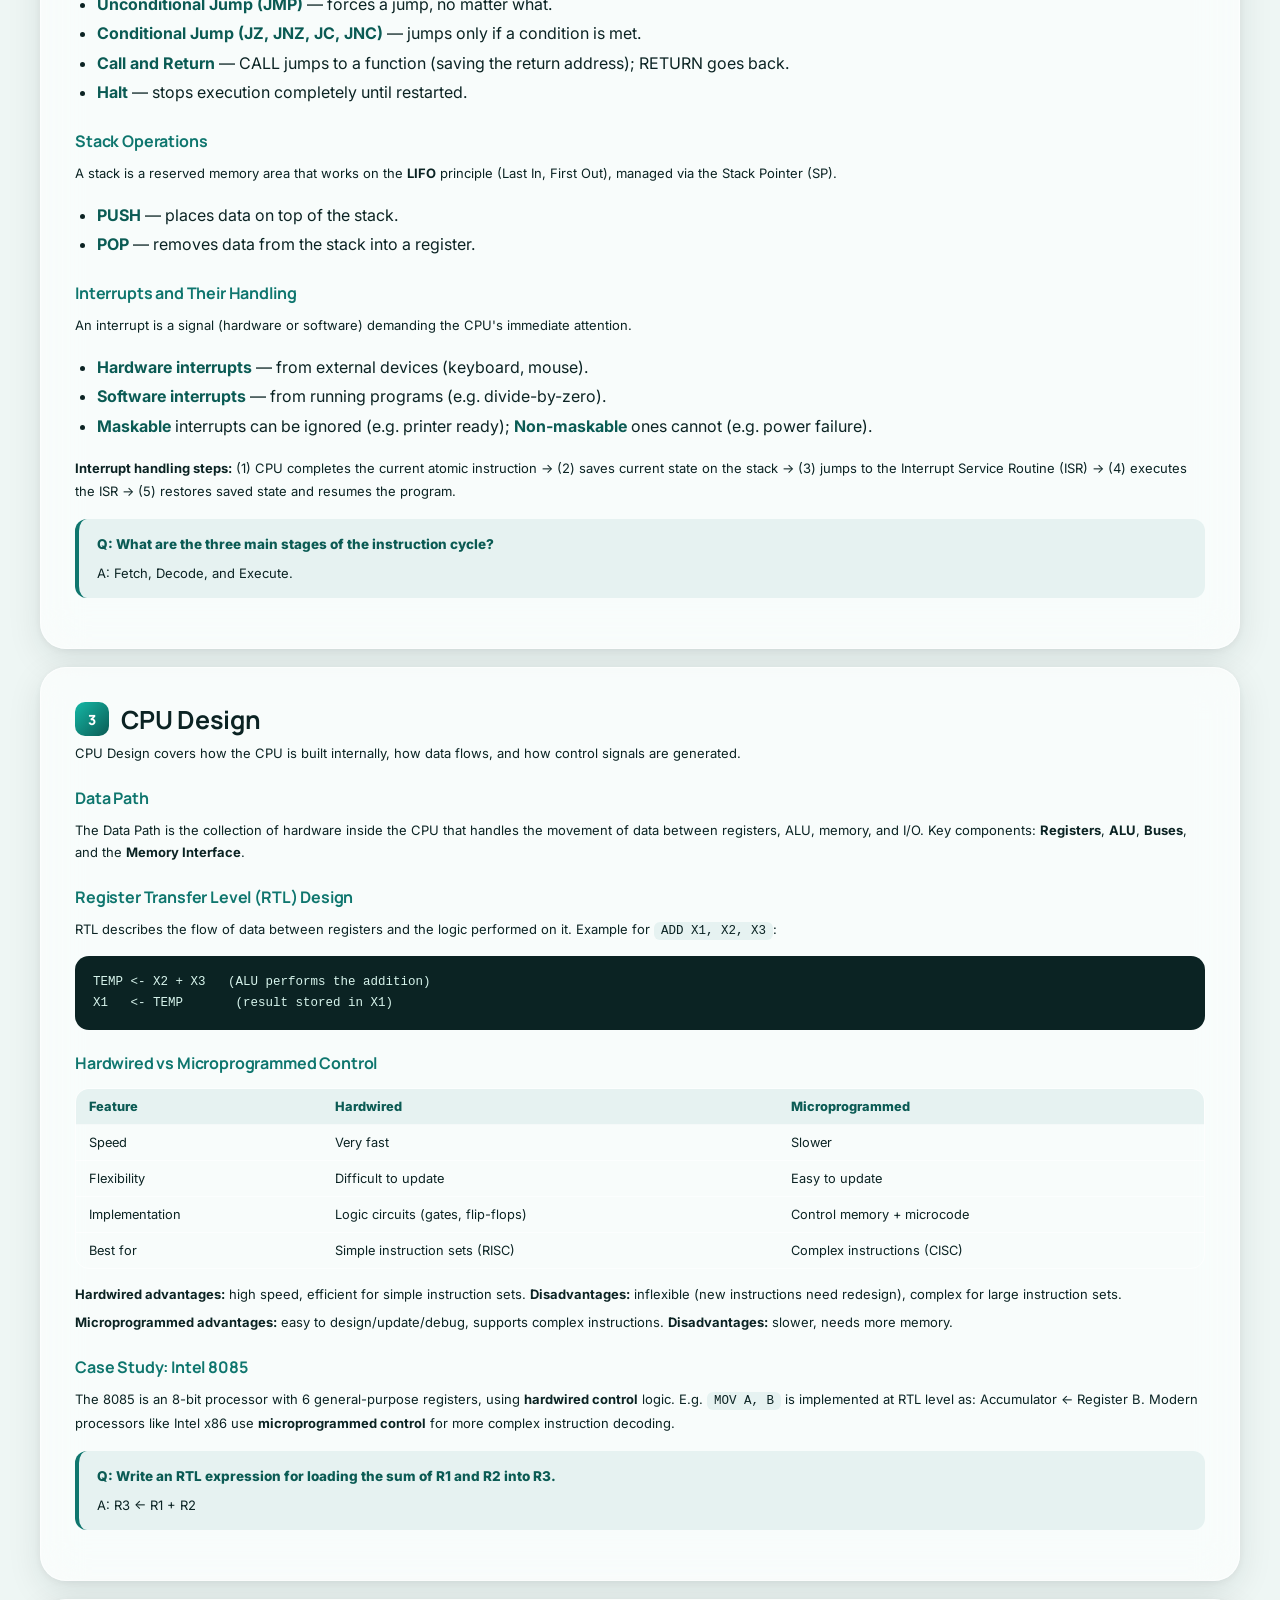
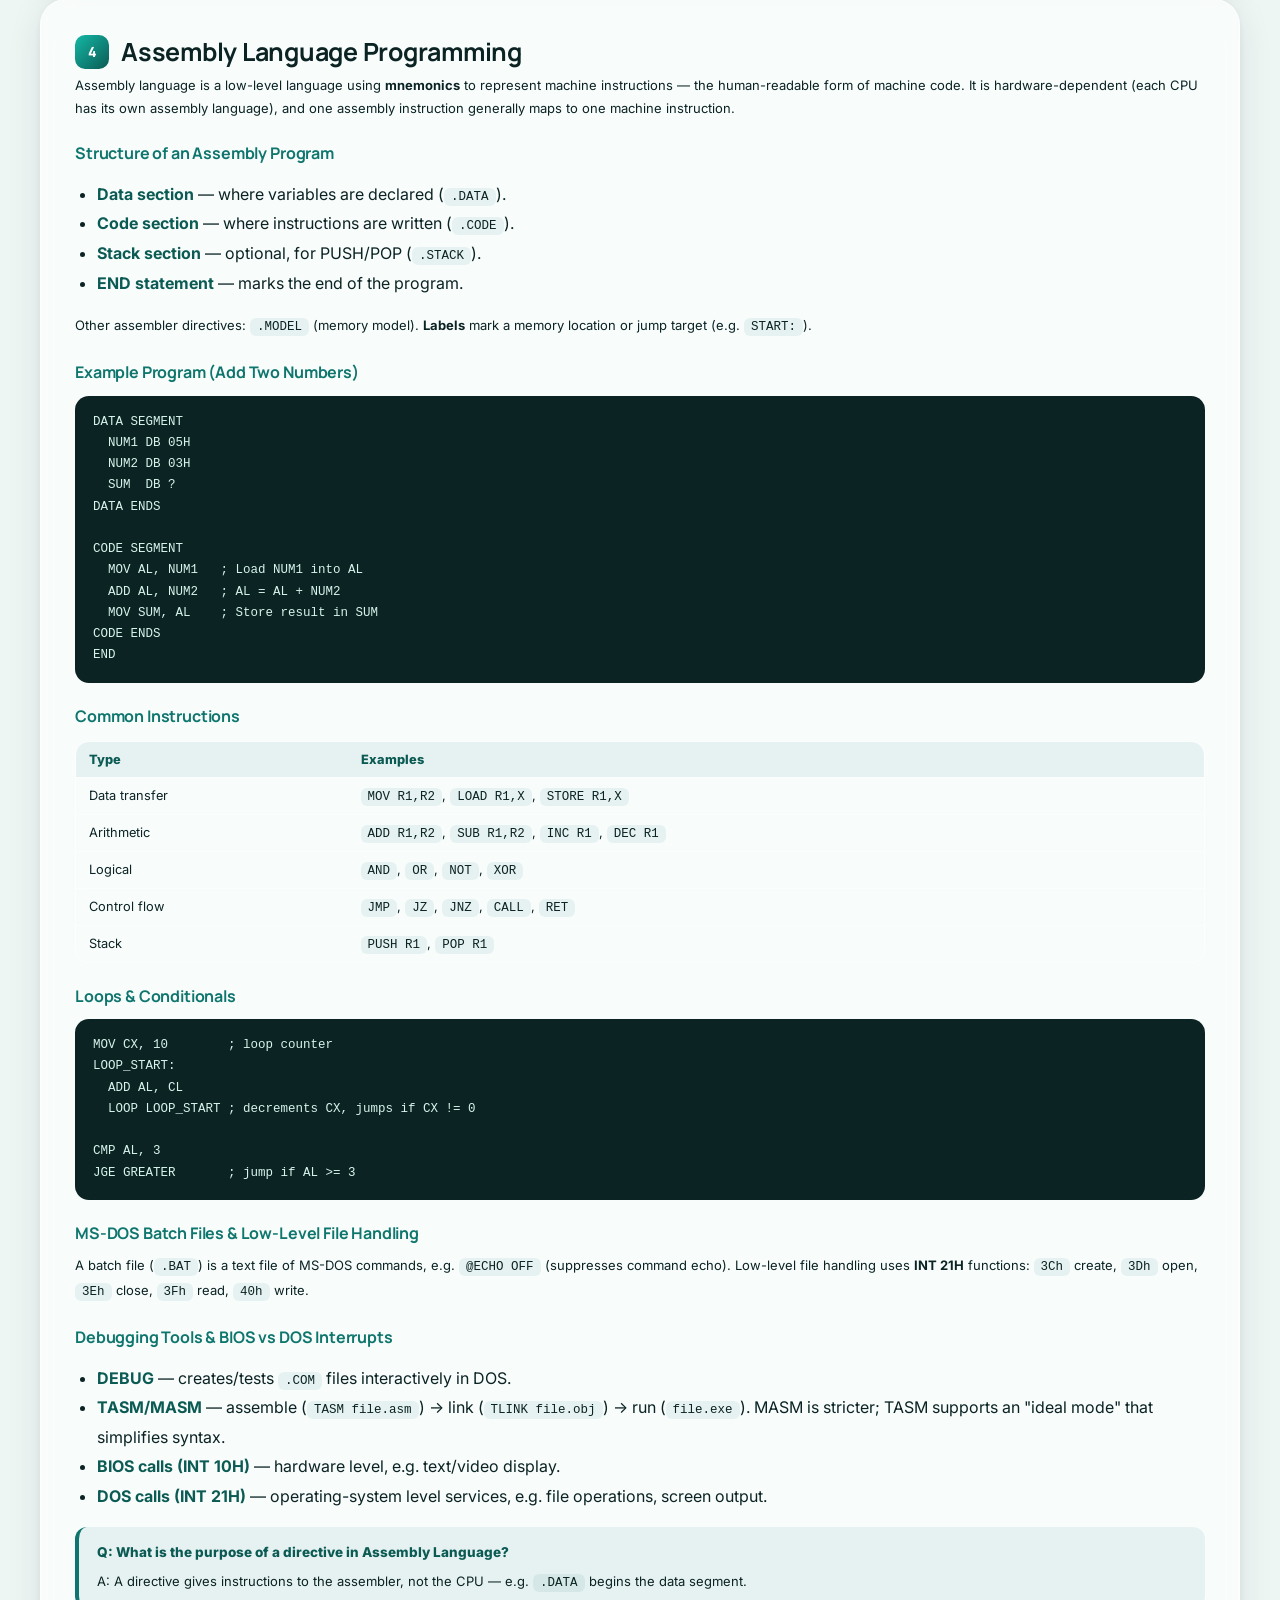
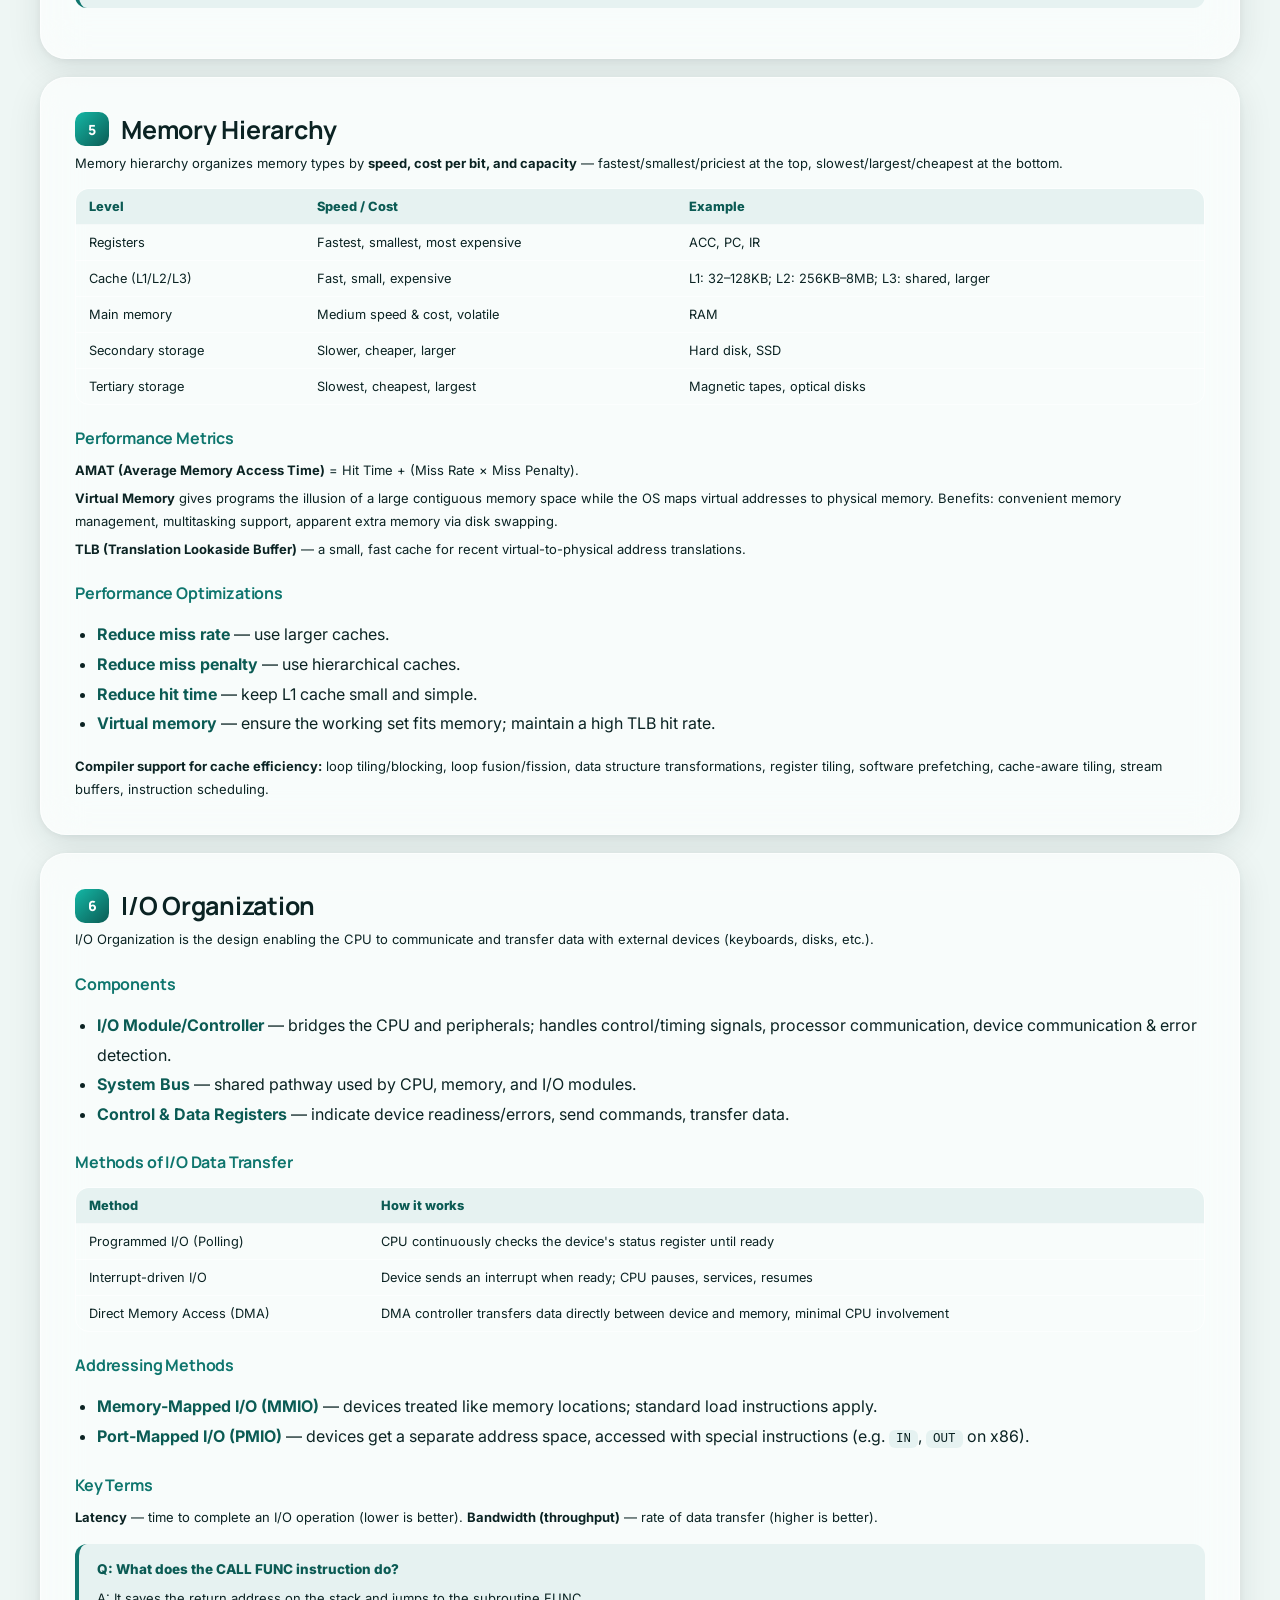
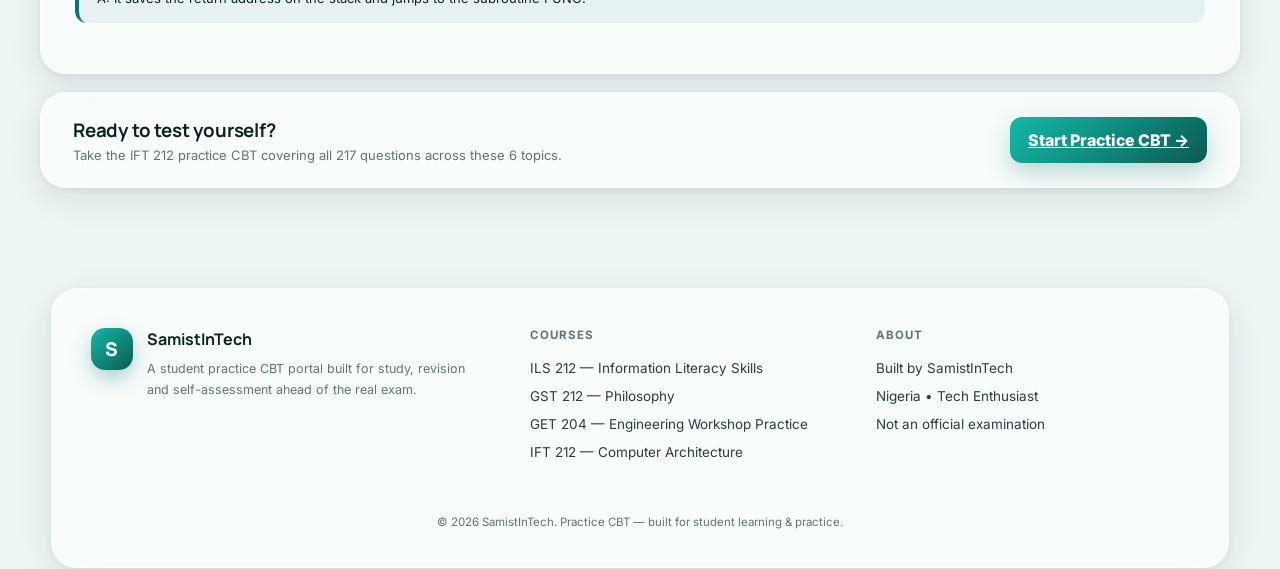
<file: ift212_notes.html>
<!doctype html>
<html lang="en">
<head>
  <meta charset="utf-8">
  <meta name="viewport" content="width=device-width,initial-scale=1">
  <meta name="theme-color" content="#0f766e">
  <title>IFT 212 — Summary &amp; Key Points | SamistInTech</title>
  <link rel="preconnect" href="https://fonts.googleapis.com">
  <link rel="preconnect" href="https://fonts.gstatic.com" crossorigin>
  <link href="https://fonts.googleapis.com/css2?family=Inter:wght@400;500;600;700;800&family=Manrope:wght@600;700;800&display=swap" rel="stylesheet">
  <link rel="stylesheet" href="style.css">
</head>
<body>
  <div class="app-shell">
    <nav class="navbar">
      <div class="nav-inner">
        <a class="brand" href="index.html">
          <div class="brand-mark">S</div>
          <div><strong>SamistInTech</strong><span>IFT 212 Notes</span></div>
        </a>
        <input type="checkbox" id="navToggle" class="nav-toggle-input">
        <label for="navToggle" class="nav-toggle-btn" aria-label="Toggle menu"><span></span></label>
        <div class="nav-links">
          <a href="index.html">Home</a>
          <a href="ils212.html">ILS 212</a>
          <a href="gst212.html">GST 212</a>
          <a href="get204.html">GET 204</a>
          <a href="ift212.html" class="active">IFT 212</a>
        </div>
        <div class="nav-actions">
          <button class="icon-btn" id="themeBtn" title="Toggle theme">◐</button>
        </div>
      </div>
    </nav>

    <main>
      <div class="screen active" style="margin-top:26px">
        <div class="hero-card notes-hero">
          <div class="hero-copy">
            <span class="eyebrow">IFT 212 • SUMMARY &amp; KEY POINTS</span>
            <h1>Computer Architecture &amp; Organization</h1>
            <p>A condensed revision note covering all 6 CCMAS topics — hardware &amp; instruction sets, dataflow, CPU design, assembly programming, memory hierarchy, and I/O organization — with comparison tables and exam-style Q&amp;A pulled straight from the course material.</p>
            <div class="toc">
              <a href="#t1">1. Hardware &amp; ISA</a>
              <a href="#t2">2. Dataflow &amp; Control</a>
              <a href="#t3">3. CPU Design</a>
              <a href="#t4">4. Assembly Language</a>
              <a href="#t5">5. Memory Hierarchy</a>
              <a href="#t6">6. I/O Organization</a>
            </div>
          </div>
        </div>

        <section id="t1" class="panel notes-section">
          <h2><span class="num">1</span>Principles of Computer Hardware &amp; Instruction Set Architecture</h2>
          <h3>What is a CPU?</h3>
          <p>The CPU (Central Processing Unit) executes instructions, performs arithmetic/logic, controls data flow, and communicates with memory and I/O devices. Its major functional units are:</p>
          <ul>
            <li><b>ALU (Arithmetic and Logic Unit)</b> — performs arithmetic (add, subtract, multiply, divide) and logic (AND, OR, NOT, comparisons).</li>
            <li><b>Control Unit (CU)</b> — fetches instructions from memory, decodes them, and directs the other parts.</li>
            <li><b>Registers</b> — small, very fast storage holding data/instructions/addresses temporarily. Key ones: MAR (Memory Address Register), MDR (Memory Data Register), ACC (Accumulator), IR (Instruction Register), PC (Program Counter).</li>
            <li><b>Buses</b> — communication lines: <b>Data bus</b> (actual data), <b>Address bus</b> (memory addresses), <b>Control bus</b> (signals like read/write, clock, interrupt).</li>
          </ul>

          <h3>Computer Architecture vs Computer Organization</h3>
          <p>Architecture is the blueprint (what the system does, from a programmer's view); Organization is the construction plan (how it's implemented in hardware).</p>
          <div class="data-table-wrap"><table class="data-table">
            <thead><tr><th>Aspect</th><th>Computer Architecture</th><th>Computer Organization</th></tr></thead>
            <tbody>
              <tr><td>Focus</td><td>What the system does (design &amp; behaviour)</td><td>How it's implemented (hardware-level detail)</td></tr>
              <tr><td>Abstraction</td><td>Higher-level, user-visible</td><td>Lower-level, physical components</td></tr>
              <tr><td>Visible to programmer?</td><td>Yes (e.g. ISA)</td><td>No (hidden internal implementation)</td></tr>
              <tr><td>Example topics</td><td>ISA, data types, addressing modes</td><td>Control unit design, ALU design, pipelining</td></tr>
              <tr><td>Target audience</td><td>Software engineers, compiler writers</td><td>Hardware engineers, digital designers</td></tr>
            </tbody>
          </table></div>

          <h3>Von Neumann vs Harvard Architecture</h3>
          <div class="data-table-wrap"><table class="data-table">
            <thead><tr><th>Feature</th><th>Von Neumann</th><th>Harvard</th></tr></thead>
            <tbody>
              <tr><td>Memory</td><td>Shared for data and instructions</td><td>Separate memory for data and instructions</td></tr>
              <tr><td>Instruction fetch</td><td>Instructions &amp; data fetched sequentially</td><td>Instructions &amp; data fetched simultaneously</td></tr>
              <tr><td>Bus</td><td>Single bus for both</td><td>Separate buses</td></tr>
              <tr><td>Performance</td><td>Prone to "Von Neumann bottleneck"</td><td>Higher throughput</td></tr>
              <tr><td>Cost &amp; complexity</td><td>Cheaper, simpler</td><td>More complex, more expensive</td></tr>
              <tr><td>Typical use</td><td>PCs, servers (modified Von Neumann)</td><td>Embedded systems, DSPs</td></tr>
            </tbody>
          </table></div>

          <h3>Instruction Structure &amp; Formats</h3>
          <p>An instruction has an <b>Opcode</b> (the operation, e.g. ADD, LOAD) and <b>Operands</b> (the data/addresses it works on). E.g. in <code>ADD X1, X2</code>, ADD is the opcode; X1 &amp; X2 are operands.</p>
          <ul>
            <li><b>Zero-address format</b> — operands implicit, taken from the stack top (stack-based CPUs).</li>
            <li><b>One-address format</b> — one operand specified, the other implicit (uses an accumulator).</li>
            <li><b>Two-address format</b> — two operands specified.</li>
            <li><b>Three-address format</b> — three operands specified.</li>
          </ul>

          <h3>Instruction Types</h3>
          <ul>
            <li><b>Data Transfer</b> — LOAD, STORE, MOVE</li>
            <li><b>Arithmetic</b> — ADD, SUB, MUL, DIV</li>
            <li><b>Logical</b> — AND, OR, NOT, XOR</li>
            <li><b>Control</b> — CALL, RETURN, JUMP</li>
            <li><b>I/O</b> — IN, OUT</li>
          </ul>

          <h3>Addressing Modes</h3>
          <div class="data-table-wrap"><table class="data-table">
            <thead><tr><th>Mode</th><th>Description</th><th>Example</th></tr></thead>
            <tbody>
              <tr><td>Immediate</td><td>Operand is part of the instruction</td><td><code>LOAD 5</code></td></tr>
              <tr><td>Direct</td><td>Instruction contains the memory address</td><td><code>MOV AX,[1234H]</code></td></tr>
              <tr><td>Indirect</td><td>Instruction gives an address that contains another address</td><td><code>LOAD (500)</code></td></tr>
              <tr><td>Register</td><td>Operand is inside a register</td><td><code>LOAD X1</code></td></tr>
              <tr><td>Register Indirect</td><td>Register holds the address of the operand</td><td><code>LOAD (X1)</code></td></tr>
              <tr><td>Indexed</td><td>Effective address = base + index register</td><td><code>LOAD R1, X(R2)</code></td></tr>
            </tbody>
          </table></div>

          <h3>Machine Language vs High-Level Language</h3>
          <div class="data-table-wrap"><table class="data-table">
            <thead><tr><th>Feature</th><th>Machine Language</th><th>High-Level Language</th></tr></thead>
            <tbody>
              <tr><td>Nature</td><td>Binary (0s and 1s)</td><td>Human-readable (C, Java, Python)</td></tr>
              <tr><td>Dependency</td><td>Machine-specific</td><td>Generally platform-independent</td></tr>
              <tr><td>Speed</td><td>Fastest execution</td><td>Requires compiler/interpreter</td></tr>
              <tr><td>Ease of use</td><td>Difficult to read/write</td><td>Easier to develop &amp; maintain</td></tr>
            </tbody>
          </table></div>

          <h3>x86 vs MIPS (Example ISAs)</h3>
          <div class="data-table-wrap"><table class="data-table">
            <thead><tr><th>Feature</th><th>x86</th><th>MIPS</th></tr></thead>
            <tbody>
              <tr><td>Type</td><td>CISC (Complex Instruction Set)</td><td>RISC (Reduced Instruction Set)</td></tr>
              <tr><td>Instruction length</td><td>Variable (1–15 bytes)</td><td>Fixed (32 bits)</td></tr>
              <tr><td>Operand count</td><td>Often 2 (dest. is also a source)</td><td>Usually 3 (explicit)</td></tr>
              <tr><td>Example</td><td><code>add eax, ebx</code></td><td><code>add $t0, $t1, $t2</code></td></tr>
              <tr><td>Use case</td><td>Desktops, high-performance computing</td><td>Embedded systems, teaching</td></tr>
            </tbody>
          </table></div>

          <div class="qa-callout"><p class="qa-q">Q: Explain the difference between Von Neumann and Harvard architecture.</p><p class="qa-a">A: Von Neumann uses a single memory and bus for instructions and data; Harvard uses separate memories and buses, allowing simultaneous access and better performance.</p></div>
        </section>

        <section id="t2" class="panel notes-section">
          <h2><span class="num">2</span>Dataflow &amp; Control Instructions</h2>
          <p><b>Dataflow</b> is the pathway through which data moves inside the CPU and between the CPU, memory, and I/O. The <b>Instruction Cycle</b> has 3 phases:</p>
          <ol>
            <li><b>Fetch</b> — CU gets the instruction from memory based on the Program Counter (PC).</li>
            <li><b>Decode</b> — the instruction is interpreted to determine the operation and operands.</li>
            <li><b>Execute</b> — the ALU or I/O system performs the operation; PC updates to the next instruction.</li>
          </ol>
          <p>This cycle repeats continuously until a HALT instruction or system shutdown.</p>

          <h3>Control Instructions</h3>
          <ul>
            <li><b>Unconditional Jump (JMP)</b> — forces a jump, no matter what.</li>
            <li><b>Conditional Jump (JZ, JNZ, JC, JNC)</b> — jumps only if a condition is met.</li>
            <li><b>Call and Return</b> — CALL jumps to a function (saving the return address); RETURN goes back.</li>
            <li><b>Halt</b> — stops execution completely until restarted.</li>
          </ul>

          <h3>Stack Operations</h3>
          <p>A stack is a reserved memory area that works on the <b>LIFO</b> principle (Last In, First Out), managed via the Stack Pointer (SP).</p>
          <ul>
            <li><b>PUSH</b> — places data on top of the stack.</li>
            <li><b>POP</b> — removes data from the stack into a register.</li>
          </ul>

          <h3>Interrupts and Their Handling</h3>
          <p>An interrupt is a signal (hardware or software) demanding the CPU's immediate attention.</p>
          <ul>
            <li><b>Hardware interrupts</b> — from external devices (keyboard, mouse).</li>
            <li><b>Software interrupts</b> — from running programs (e.g. divide-by-zero).</li>
            <li><b>Maskable</b> interrupts can be ignored (e.g. printer ready); <b>Non-maskable</b> ones cannot (e.g. power failure).</li>
          </ul>
          <p><b>Interrupt handling steps:</b> (1) CPU completes the current atomic instruction → (2) saves current state on the stack → (3) jumps to the Interrupt Service Routine (ISR) → (4) executes the ISR → (5) restores saved state and resumes the program.</p>

          <div class="qa-callout"><p class="qa-q">Q: What are the three main stages of the instruction cycle?</p><p class="qa-a">A: Fetch, Decode, and Execute.</p></div>
        </section>

        <section id="t3" class="panel notes-section">
          <h2><span class="num">3</span>CPU Design</h2>
          <p>CPU Design covers how the CPU is built internally, how data flows, and how control signals are generated.</p>
          <h3>Data Path</h3>
          <p>The Data Path is the collection of hardware inside the CPU that handles the movement of data between registers, ALU, memory, and I/O. Key components: <b>Registers</b>, <b>ALU</b>, <b>Buses</b>, and the <b>Memory Interface</b>.</p>

          <h3>Register Transfer Level (RTL) Design</h3>
          <p>RTL describes the flow of data between registers and the logic performed on it. Example for <code>ADD X1, X2, X3</code>:</p>
          <pre>TEMP &lt;- X2 + X3   (ALU performs the addition)
X1   &lt;- TEMP       (result stored in X1)</pre>

          <h3>Hardwired vs Microprogrammed Control</h3>
          <div class="data-table-wrap"><table class="data-table">
            <thead><tr><th>Feature</th><th>Hardwired</th><th>Microprogrammed</th></tr></thead>
            <tbody>
              <tr><td>Speed</td><td>Very fast</td><td>Slower</td></tr>
              <tr><td>Flexibility</td><td>Difficult to update</td><td>Easy to update</td></tr>
              <tr><td>Implementation</td><td>Logic circuits (gates, flip-flops)</td><td>Control memory + microcode</td></tr>
              <tr><td>Best for</td><td>Simple instruction sets (RISC)</td><td>Complex instructions (CISC)</td></tr>
            </tbody>
          </table></div>
          <p><b>Hardwired advantages:</b> high speed, efficient for simple instruction sets. <b>Disadvantages:</b> inflexible (new instructions need redesign), complex for large instruction sets.</p>
          <p><b>Microprogrammed advantages:</b> easy to design/update/debug, supports complex instructions. <b>Disadvantages:</b> slower, needs more memory.</p>

          <h3>Case Study: Intel 8085</h3>
          <p>The 8085 is an 8-bit processor with 6 general-purpose registers, using <b>hardwired control</b> logic. E.g. <code>MOV A, B</code> is implemented at RTL level as: Accumulator ← Register B. Modern processors like Intel x86 use <b>microprogrammed control</b> for more complex instruction decoding.</p>

          <div class="qa-callout"><p class="qa-q">Q: Write an RTL expression for loading the sum of R1 and R2 into R3.</p><p class="qa-a">A: R3 ← R1 + R2</p></div>
        </section>

        <section id="t4" class="panel notes-section">
          <h2><span class="num">4</span>Assembly Language Programming</h2>
          <p>Assembly language is a low-level language using <b>mnemonics</b> to represent machine instructions — the human-readable form of machine code. It is hardware-dependent (each CPU has its own assembly language), and one assembly instruction generally maps to one machine instruction.</p>

          <h3>Structure of an Assembly Program</h3>
          <ul>
            <li><b>Data section</b> — where variables are declared (<code>.DATA</code>).</li>
            <li><b>Code section</b> — where instructions are written (<code>.CODE</code>).</li>
            <li><b>Stack section</b> — optional, for PUSH/POP (<code>.STACK</code>).</li>
            <li><b>END statement</b> — marks the end of the program.</li>
          </ul>
          <p>Other assembler directives: <code>.MODEL</code> (memory model). <b>Labels</b> mark a memory location or jump target (e.g. <code>START:</code>).</p>

          <h3>Example Program (Add Two Numbers)</h3>
          <pre>DATA SEGMENT
  NUM1 DB 05H
  NUM2 DB 03H
  SUM  DB ?
DATA ENDS

CODE SEGMENT
  MOV AL, NUM1   ; Load NUM1 into AL
  ADD AL, NUM2   ; AL = AL + NUM2
  MOV SUM, AL    ; Store result in SUM
CODE ENDS
END</pre>

          <h3>Common Instructions</h3>
          <div class="data-table-wrap"><table class="data-table">
            <thead><tr><th>Type</th><th>Examples</th></tr></thead>
            <tbody>
              <tr><td>Data transfer</td><td><code>MOV R1,R2</code>, <code>LOAD R1,X</code>, <code>STORE R1,X</code></td></tr>
              <tr><td>Arithmetic</td><td><code>ADD R1,R2</code>, <code>SUB R1,R2</code>, <code>INC R1</code>, <code>DEC R1</code></td></tr>
              <tr><td>Logical</td><td><code>AND</code>, <code>OR</code>, <code>NOT</code>, <code>XOR</code></td></tr>
              <tr><td>Control flow</td><td><code>JMP</code>, <code>JZ</code>, <code>JNZ</code>, <code>CALL</code>, <code>RET</code></td></tr>
              <tr><td>Stack</td><td><code>PUSH R1</code>, <code>POP R1</code></td></tr>
            </tbody>
          </table></div>

          <h3>Loops &amp; Conditionals</h3>
          <pre>MOV CX, 10        ; loop counter
LOOP_START:
  ADD AL, CL
  LOOP LOOP_START ; decrements CX, jumps if CX != 0

CMP AL, 3
JGE GREATER       ; jump if AL &gt;= 3</pre>

          <h3>MS-DOS Batch Files &amp; Low-Level File Handling</h3>
          <p>A batch file (<code>.BAT</code>) is a text file of MS-DOS commands, e.g. <code>@ECHO OFF</code> (suppresses command echo). Low-level file handling uses <b>INT 21H</b> functions: <code>3Ch</code> create, <code>3Dh</code> open, <code>3Eh</code> close, <code>3Fh</code> read, <code>40h</code> write.</p>

          <h3>Debugging Tools &amp; BIOS vs DOS Interrupts</h3>
          <ul>
            <li><b>DEBUG</b> — creates/tests <code>.COM</code> files interactively in DOS.</li>
            <li><b>TASM/MASM</b> — assemble (<code>TASM file.asm</code>) → link (<code>TLINK file.obj</code>) → run (<code>file.exe</code>). MASM is stricter; TASM supports an "ideal mode" that simplifies syntax.</li>
            <li><b>BIOS calls (INT 10H)</b> — hardware level, e.g. text/video display.</li>
            <li><b>DOS calls (INT 21H)</b> — operating-system level services, e.g. file operations, screen output.</li>
          </ul>

          <div class="qa-callout"><p class="qa-q">Q: What is the purpose of a directive in Assembly Language?</p><p class="qa-a">A: A directive gives instructions to the assembler, not the CPU — e.g. <code>.DATA</code> begins the data segment.</p></div>
        </section>

        <section id="t5" class="panel notes-section">
          <h2><span class="num">5</span>Memory Hierarchy</h2>
          <p>Memory hierarchy organizes memory types by <b>speed, cost per bit, and capacity</b> — fastest/smallest/priciest at the top, slowest/largest/cheapest at the bottom.</p>
          <div class="data-table-wrap"><table class="data-table">
            <thead><tr><th>Level</th><th>Speed / Cost</th><th>Example</th></tr></thead>
            <tbody>
              <tr><td>Registers</td><td>Fastest, smallest, most expensive</td><td>ACC, PC, IR</td></tr>
              <tr><td>Cache (L1/L2/L3)</td><td>Fast, small, expensive</td><td>L1: 32–128KB; L2: 256KB–8MB; L3: shared, larger</td></tr>
              <tr><td>Main memory</td><td>Medium speed &amp; cost, volatile</td><td>RAM</td></tr>
              <tr><td>Secondary storage</td><td>Slower, cheaper, larger</td><td>Hard disk, SSD</td></tr>
              <tr><td>Tertiary storage</td><td>Slowest, cheapest, largest</td><td>Magnetic tapes, optical disks</td></tr>
            </tbody>
          </table></div>

          <h3>Performance Metrics</h3>
          <p><b>AMAT (Average Memory Access Time)</b> = Hit Time + (Miss Rate × Miss Penalty).</p>
          <p><b>Virtual Memory</b> gives programs the illusion of a large contiguous memory space while the OS maps virtual addresses to physical memory. Benefits: convenient memory management, multitasking support, apparent extra memory via disk swapping.</p>
          <p><b>TLB (Translation Lookaside Buffer)</b> — a small, fast cache for recent virtual-to-physical address translations.</p>

          <h3>Performance Optimizations</h3>
          <ul>
            <li><b>Reduce miss rate</b> — use larger caches.</li>
            <li><b>Reduce miss penalty</b> — use hierarchical caches.</li>
            <li><b>Reduce hit time</b> — keep L1 cache small and simple.</li>
            <li><b>Virtual memory</b> — ensure the working set fits memory; maintain a high TLB hit rate.</li>
          </ul>
          <p><b>Compiler support for cache efficiency:</b> loop tiling/blocking, loop fusion/fission, data structure transformations, register tiling, software prefetching, cache-aware tiling, stream buffers, instruction scheduling.</p>
        </section>

        <section id="t6" class="panel notes-section">
          <h2><span class="num">6</span>I/O Organization</h2>
          <p>I/O Organization is the design enabling the CPU to communicate and transfer data with external devices (keyboards, disks, etc.).</p>
          <h3>Components</h3>
          <ul>
            <li><b>I/O Module/Controller</b> — bridges the CPU and peripherals; handles control/timing signals, processor communication, device communication &amp; error detection.</li>
            <li><b>System Bus</b> — shared pathway used by CPU, memory, and I/O modules.</li>
            <li><b>Control &amp; Data Registers</b> — indicate device readiness/errors, send commands, transfer data.</li>
          </ul>

          <h3>Methods of I/O Data Transfer</h3>
          <div class="data-table-wrap"><table class="data-table">
            <thead><tr><th>Method</th><th>How it works</th></tr></thead>
            <tbody>
              <tr><td>Programmed I/O (Polling)</td><td>CPU continuously checks the device's status register until ready</td></tr>
              <tr><td>Interrupt-driven I/O</td><td>Device sends an interrupt when ready; CPU pauses, services, resumes</td></tr>
              <tr><td>Direct Memory Access (DMA)</td><td>DMA controller transfers data directly between device and memory, minimal CPU involvement</td></tr>
            </tbody>
          </table></div>

          <h3>Addressing Methods</h3>
          <ul>
            <li><b>Memory-Mapped I/O (MMIO)</b> — devices treated like memory locations; standard load instructions apply.</li>
            <li><b>Port-Mapped I/O (PMIO)</b> — devices get a separate address space, accessed with special instructions (e.g. <code>IN</code>, <code>OUT</code> on x86).</li>
          </ul>

          <h3>Key Terms</h3>
          <p><b>Latency</b> — time to complete an I/O operation (lower is better). <b>Bandwidth (throughput)</b> — rate of data transfer (higher is better).</p>

          <div class="qa-callout"><p class="qa-q">Q: What does the CALL FUNC instruction do?</p><p class="qa-a">A: It saves the return address on the stack and jumps to the subroutine FUNC.</p></div>
        </section>

        <div class="panel notes-cta">
          <div><h3 style="margin:0">Ready to test yourself?</h3><p>Take the IFT 212 practice CBT covering all 217 questions across these 6 topics.</p></div>
          <a class="primary-btn" href="ift212_exam.html">Start Practice CBT →</a>
        </div>
      </div>
    </main>

    <footer class="site-footer">
      <div class="footer-inner">
        <div class="footer-brand">
          <div class="brand-mark">S</div>
          <div>
            <strong>SamistInTech</strong>
            <p>A student practice CBT portal built for study, revision and self-assessment ahead of the real exam.</p>
          </div>
        </div>
        <div class="footer-col">
          <h4>Courses</h4>
          <a href="ils212.html">ILS 212 — Information Literacy Skills</a>
          <a href="gst212.html">GST 212 — Philosophy</a>
          <a href="get204.html">GET 204 — Engineering Workshop Practice</a>
          <a href="ift212.html">IFT 212 — Computer Architecture</a>
        </div>
        <div class="footer-col">
          <h4>About</h4>
          <span>Built by SamistInTech</span>
          <span>Nigeria • Tech Enthusiast</span>
          <span>Not an official examination</span>
        </div>
        <div class="footer-bottom">© 2026 SamistInTech. Practice CBT — built for student learning &amp; practice.</div>
      </div>
    </footer>
  </div>
  <script>
    document.getElementById('themeBtn').addEventListener('click',()=>document.body.classList.toggle('dark'));
  </script>
</body>
</html>
</file>
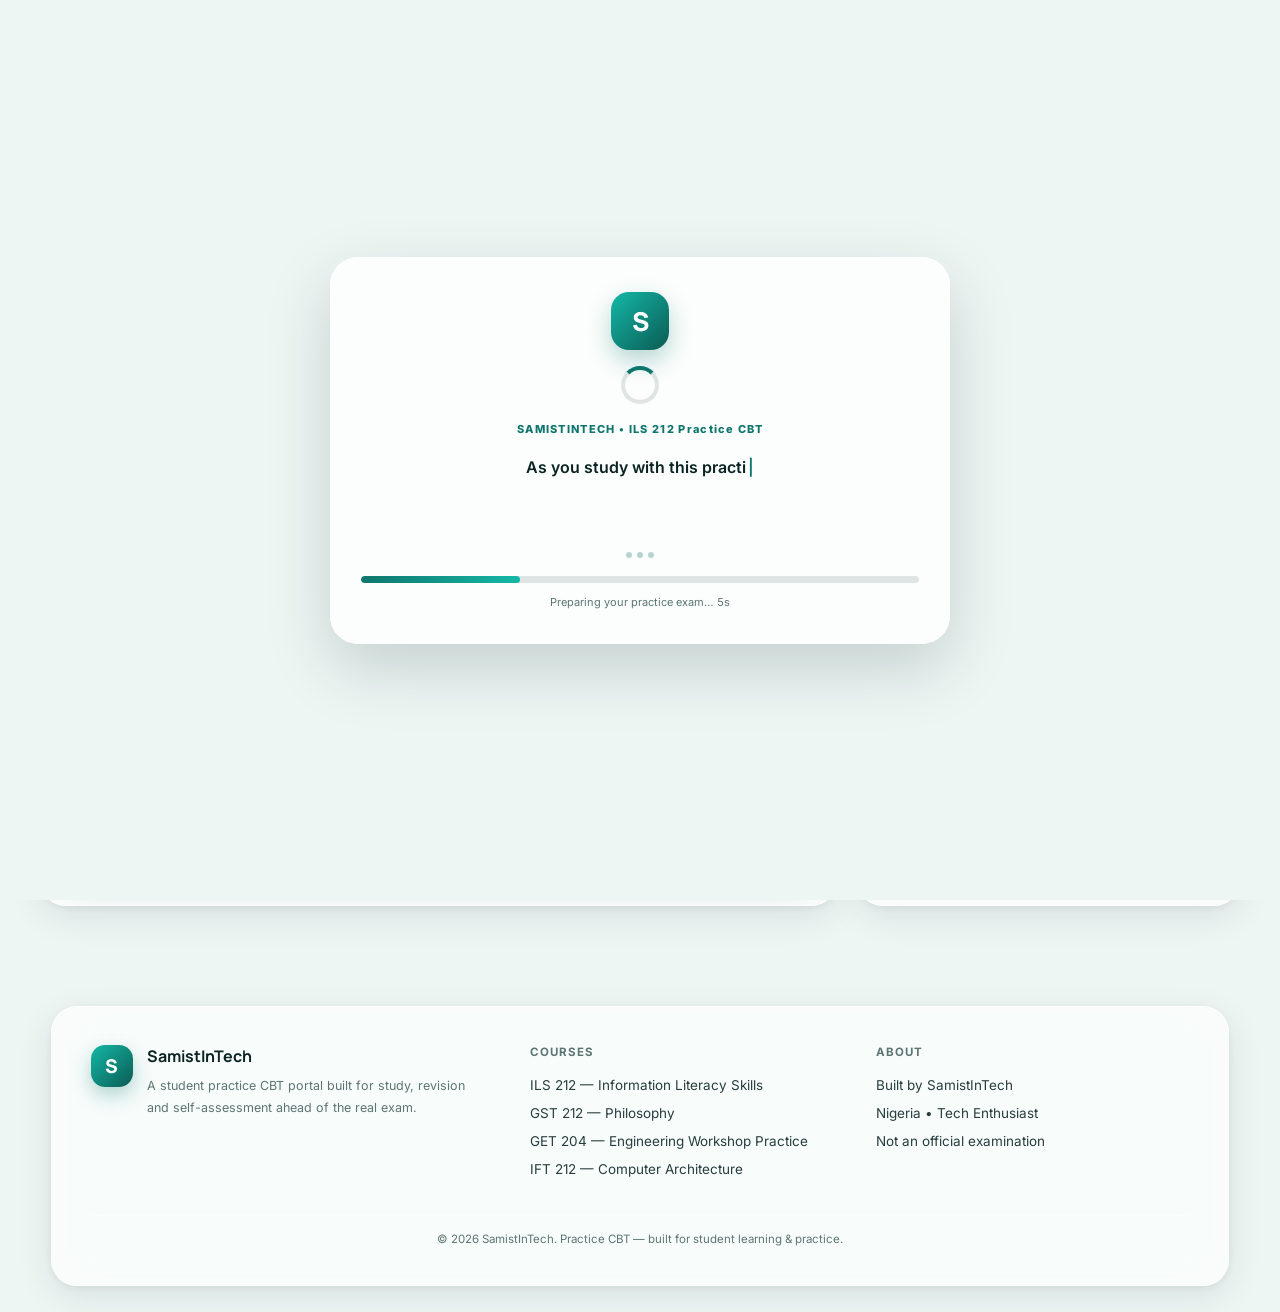
<file: ils212.html>
<!doctype html>
<html lang="en">
<head>
  <meta charset="utf-8">
  <meta name="viewport" content="width=device-width,initial-scale=1">
  <meta name="theme-color" content="#0f766e">
  <title>ILS 212 Practice CBT — SamistInTech</title>
  <link rel="preconnect" href="https://fonts.googleapis.com">
  <link rel="preconnect" href="https://fonts.gstatic.com" crossorigin>
  <link href="https://fonts.googleapis.com/css2?family=Inter:wght@400;500;600;700;800&family=Manrope:wght@600;700;800&display=swap" rel="stylesheet">
  <link rel="stylesheet" href="style.css">
</head>
<body>
  <div id="loadingScreen" class="loading-screen" aria-live="polite" aria-label="Loading CBT practice exam">
    <div class="loading-card">
      <div class="loading-logo">S</div>
      <div class="loading-spinner" aria-hidden="true"></div>
      <div class="loading-eyebrow">SAMISTINTECH • ILS 212 Practice CBT</div>
      <div id="loadingMessage" class="loading-message"></div>
      <div class="typing-line"><span></span><span></span><span></span></div>
      <div class="loading-progress"><span id="loadingProgress"></span></div>
      <div id="loadingCountdown" class="loading-countdown">Preparing your practice exam… 6s</div>
    </div>
  </div>

  <div class="app-shell">
    <nav class="navbar">
      <div class="nav-inner">
        <a class="brand" href="index.html">
          <div class="brand-mark">S</div>
          <div><strong>SamistInTech</strong><span>ILS 212 Practice CBT</span></div>
        </a>
        <input type="checkbox" id="navToggle" class="nav-toggle-input">
        <label for="navToggle" class="nav-toggle-btn" aria-label="Toggle menu"><span></span></label>
        <div class="nav-links">
          <a href="index.html">Home</a>
          <a href="ils212.html" class="active">ILS 212</a>
          <a href="gst212.html">GST 212</a>
          <a href="get204.html">GET 204</a>
          <a href="ift212.html">IFT 212</a>
        </div>
        <div class="nav-actions">
          <button class="icon-btn" id="themeBtn" title="Toggle theme">◐</button>
          <button class="icon-btn" id="resetBtn" title="Reset test">↻</button>
        </div>
      </div>
    </nav>


    <main>
      <section id="startScreen" class="screen active">
        <div class="hero-card">
          <div class="hero-copy">
            <span class="eyebrow">FUTO • Practice CBT</span>
            <h1>Prepare smarter.<br><em>Test yourself.</em></h1>
            <p>A clean, student-friendly CBT practice environment designed for ILS 212 study, revision and practice.</p>
          </div>
          <div class="hero-art"><div class="orb orb1"></div><div class="orb orb2"></div><div class="grid-icon">✓</div></div>
        </div>
        <div class="setup-grid">
          <div class="panel setup-panel">
            <div class="panel-title"><span>⚙</span><div><h2>Test setup</h2><p>Choose how you want to practise.</p></div></div>
            <label>Student name<input id="studentName" type="text" placeholder="Enter your name"></label>
            <div class="two-col">
              <label>Batch<select id="batchSelect"><option value="1">Batch 1 • Questions 1–70</option><option value="2">Batch 2 • Questions 71–140</option><option value="3">Batch 3 • Questions 141–210</option><option value="4">Batch 4 • Questions 211–280</option><option value="5">Batch 5 • Questions 281–350</option></select></label>
              <label>Questions<select id="countSelect"><option value="10">10 questions</option><option value="20">20 questions</option><option value="30">30 questions</option><option value="50">50 questions</option><option value="70" selected>70 questions</option></select></label>
            </div>
            <div class="test-info"><div><b>⏱</b><span>Timer<br><strong id="timePreview">70 min</strong></span></div><div><b>✓</b><span>Scoring<br><strong>1 mark each</strong></span></div><div><b>⚑</b><span>Review<br><strong>Flag questions</strong></span></div></div>
            <button id="startBtn" class="primary-btn full">Start Practice <span>→</span></button>
          </div>
          <div class="panel guide-panel"><h3>How it works</h3><ol><li>Select a batch and number of questions.</li><li>Choose one option for each question.</li><li>Use the navigator to jump between questions.</li><li>Flag questions you want to revisit.</li><li>Submit to see your score and detailed review.</li></ol><div class="note">💡 <b>Tip:</b> The question bank contains 350 practice questions covering the major ILS 212 topics.</div></div>
        </div>
      </section>

      <section id="examScreen" class="screen">
        <div class="exam-head panel"><div><span class="eyebrow">ILS 212 • PRACTICE CBT</span><h2 id="examTitle">Batch 1</h2></div><div class="exam-meta"><div><small>Candidate</small><strong id="candidateName">Student</strong></div><div class="timer"><small>Time left</small><strong id="timer">70:00</strong></div></div></div>
        <div class="progress-wrap"><div class="progress-label"><span id="progressText">Question 1 of 70</span><span id="answeredText">0 answered</span></div><div class="progress"><span id="progressBar"></span></div></div>
        <div class="exam-layout">
          <article class="question-card panel"><div class="q-top"><span class="q-number" id="qNumber">Question 1</span><button id="flagBtn" class="flag-btn">⚑ Flag</button></div><h1 id="questionText"></h1><div id="options" class="options"></div><div class="nav-row"><button id="prevBtn" class="secondary-btn">← Previous</button><button id="nextBtn" class="primary-btn">Next →</button></div></article>
          <aside class="navigator panel"><div class="nav-title"><h3>Question navigator</h3><span id="navCount">0/70</span></div><div id="questionGrid" class="question-grid"></div><div class="legend"><span><i class="dot answered"></i> Answered</span><span><i class="dot flagged"></i> Flagged</span><span><i class="dot"></i> Unanswered</span></div><button id="submitBtn" class="submit-btn full">Submit test</button></aside>
        </div>
      </section>

      <section id="resultScreen" class="screen">
        <div class="result-hero panel"><div class="result-badge">✓</div><div><span class="eyebrow">TEST COMPLETED</span><h1 id="resultTitle">Well done!</h1><p id="resultSubtitle"></p></div><div class="score-ring"><strong id="scorePercent">0%</strong><span>Score</span></div></div>
        <div class="stats-grid"><div class="stat panel"><span>Correct</span><strong id="correctStat">0</strong></div><div class="stat panel"><span>Wrong</span><strong id="wrongStat">0</strong></div><div class="stat panel"><span>Unanswered</span><strong id="unansweredStat">0</strong></div><div class="stat panel"><span>Time used</span><strong id="timeUsedStat">0m</strong></div></div>
        <div class="result-layout"><div class="panel review-panel"><div class="panel-heading"><div><h2>Answer review</h2><p>See what you got right and where to improve.</p></div><select id="reviewFilter"><option value="all">All questions</option><option value="wrong">Wrong only</option><option value="unanswered">Unanswered only</option></select></div><div id="reviewList"></div></div><div class="panel result-side"><h3>Performance</h3><div class="big-score"><span id="scoreFraction">0 / 0</span><small>marks</small></div><div class="performance-bar"><span id="scoreBar"></span></div><p id="performanceMessage"></p><button id="newTestBtn" class="primary-btn full">Take another test</button></div></div>
      </section>
    </main>
    <footer class="site-footer">
      <div class="footer-inner">
        <div class="footer-brand">
          <div class="brand-mark">S</div>
          <div>
            <strong>SamistInTech</strong>
            <p>A student practice CBT portal built for study, revision and self-assessment ahead of the real exam.</p>
          </div>
        </div>
        <div class="footer-col">
          <h4>Courses</h4>
          <a href="ils212.html">ILS 212 — Information Literacy Skills</a>
          <a href="gst212.html">GST 212 — Philosophy</a>
          <a href="get204.html">GET 204 — Engineering Workshop Practice</a>
          <a href="ift212.html">IFT 212 — Computer Architecture</a>
        </div>
        <div class="footer-col">
          <h4>About</h4>
          <span>Built by SamistInTech</span>
          <span>Nigeria • Tech Enthusiast</span>
          <span>Not an official examination</span>
        </div>
        <div class="footer-bottom">© 2026 SamistInTech. Practice CBT — built for student learning &amp; practice.</div>
      </div>
    </footer>
  </div>
  <script src="questions.js"></script><script src="script.js"></script>
</body>
</html>
</file>
<file: style.css>
/* =========================================================
   SamistInTech Practice CBT — design tokens
   Glass panels floating over a soft teal atmosphere.
   ========================================================= */
:root {
  --font-body:'Inter',system-ui,sans-serif;
  --font-display:'Manrope','Inter',system-ui,sans-serif;

  --bg-canvas:#eef6f4;
  --mesh-a:rgba(20,184,166,.20);
  --mesh-b:rgba(11,91,84,.16);
  --mesh-c:rgba(20,184,166,.12);

  --glass:rgba(255,255,255,.66);
  --glass-strong:rgba(255,255,255,.82);
  --glass-border:rgba(255,255,255,.6);
  --blur:blur(22px) saturate(160%);

  --surface:#ffffff;
  --surface2:rgba(15,118,110,.08);
  --text:#0b2323;
  --muted:#5c7572;
  --line:rgba(11,50,46,.12);

  --primary:#0f766e;
  --primary2:#0b5b54;
  --bright:#14b8a6;
  --amber:#b45309;
  --amber-soft:#fff3d6;
  --danger:#c2410c;
  --accent:#f2c94c;

  --radius-lg:26px;
  --radius-md:18px;
  --radius-sm:12px;

  --shadow-glass:0 10px 34px rgba(8,38,35,.10),0 2px 8px rgba(8,38,35,.06);
  --shadow-pop:0 24px 64px rgba(8,38,35,.18);

  --nav-h:76px;
  --nav-h-sm:64px;
  color-scheme:light;
}
body.dark { color-scheme:dark }
* { box-sizing:border-box }
html { scroll-behavior:smooth }
body {
  margin:0;
  min-height:100vh;
  font-family:var(--font-body);
  color:var(--text);
  background:var(--bg-canvas);
  position:relative;
}
body::before {
  content:'';
  position:fixed;
  inset:0;
  z-index:-1;
  background:
    radial-gradient(circle at 10% 6%,var(--mesh-a),transparent 42%),
    radial-gradient(circle at 92% 14%,var(--mesh-b),transparent 46%),
    radial-gradient(circle at 22% 94%,var(--mesh-c),transparent 40%),
    radial-gradient(circle at 82% 96%,var(--mesh-a),transparent 38%),
    var(--bg-canvas);
}
h1,h2,h3,h4 { font-family:var(--font-display); letter-spacing:-.01em; margin:0 }
button,input,select { font:inherit }
button { cursor:pointer; border:0; background:none; color:inherit }
a { color:inherit }

.app-shell { min-height:100vh; min-height:100svh; display:flex; flex-direction:column }

/* ===================== Navbar ===================== */
.navbar {
  position:sticky;
  top:0;
  z-index:100;
  height:var(--nav-h);
  display:flex;
  align-items:center;
  padding:0 clamp(16px,4vw,56px);
  background:var(--glass-strong);
  backdrop-filter:var(--blur);
  -webkit-backdrop-filter:var(--blur);
  border-bottom:1px solid var(--glass-border);
  box-shadow:0 1px 0 rgba(8,38,35,.02);
}
.nav-inner {
  width:100%;
  max-width:1320px;
  margin:0 auto;
  display:flex;
  align-items:center;
  gap:20px;
  position:relative;
}
.brand { display:flex; align-items:center; gap:12px; text-decoration:none; color:inherit; margin-right:auto }
.brand-mark {
  width:42px; height:42px;
  border-radius:14px;
  display:grid; place-items:center;
  background:linear-gradient(135deg,var(--bright),var(--primary2));
  color:#fff;
  font-weight:800;
  font-size:19px;
  font-family:var(--font-display);
  box-shadow:0 8px 20px rgba(15,118,110,.32);
  flex:none;
}
.brand strong,.brand span { display:block }
.brand strong { font-family:var(--font-display); font-size:15px }
.brand span { font-size:11px; color:var(--muted); margin-top:1px }

.nav-toggle-input { position:absolute; opacity:0; pointer-events:none }
.nav-toggle-btn {
  display:none;
  width:40px; height:40px;
  border-radius:12px;
  background:var(--surface2);
  align-items:center; justify-content:center;
  cursor:pointer;
  flex:none;
}
.nav-toggle-btn span,.nav-toggle-btn span::before,.nav-toggle-btn span::after {
  content:'';
  display:block;
  width:18px; height:2px;
  border-radius:2px;
  background:var(--primary);
  position:relative;
  transition:transform .2s ease,opacity .2s ease;
}
.nav-toggle-btn span::before { position:absolute; top:-6px }
.nav-toggle-btn span::after { position:absolute; top:6px }

.nav-links { display:flex; align-items:center; gap:2px }
.nav-links a {
  padding:9px 14px;
  border-radius:12px;
  font-size:13.5px;
  font-weight:700;
  color:var(--muted);
  text-decoration:none;
  transition:color .2s ease,background-color .2s ease;
  white-space:nowrap;
}
.nav-links a:hover { color:var(--primary); background:var(--surface2) }
.nav-links a.active { color:var(--primary); background:rgba(15,118,110,.14) }

.nav-actions { display:flex; gap:8px; margin-left:6px; flex:none }
.icon-btn {
  width:40px; height:40px;
  border-radius:12px;
  background:var(--glass);
  border:1px solid var(--glass-border);
  color:var(--primary);
  font-size:17px;
  display:grid; place-items:center;
  backdrop-filter:var(--blur);
}
.icon-btn:hover { background:var(--surface2) }

@media(max-width:860px) {
  .nav-toggle-btn { display:flex }
  .nav-links {
    position:fixed;
    left:12px; right:12px;
    top:calc(var(--nav-h) + 8px);
    flex-direction:column;
    align-items:stretch;
    gap:2px;
    background:var(--glass-strong);
    backdrop-filter:var(--blur);
    border:1px solid var(--glass-border);
    border-radius:18px;
    padding:8px;
    box-shadow:var(--shadow-pop);
    max-height:0;
    overflow:hidden;
    opacity:0;
    pointer-events:none;
    transition:max-height .28s ease,opacity .2s ease;
    z-index:99;
  }
  .nav-toggle-input:checked ~ .nav-links { max-height:320px; opacity:1; pointer-events:auto }
  .nav-links a { padding:13px 14px; border-radius:12px }
  .nav-toggle-input:checked ~ .nav-toggle-btn span { transform:rotate(45deg) }
  .nav-toggle-input:checked ~ .nav-toggle-btn span::before { top:0; transform:rotate(0deg); opacity:0 }
  .nav-toggle-input:checked ~ .nav-toggle-btn span::after { top:0; transform:rotate(90deg) }
}
@media(max-width:560px) {
  .navbar { height:var(--nav-h-sm) }
  .nav-links { top:calc(var(--nav-h-sm) + 8px) }
  .brand span { display:none }
}

/* ===================== Footer ===================== */
.site-footer { margin-top:auto; padding:40px clamp(16px,4vw,56px) 26px }
.footer-inner {
  max-width:1320px;
  margin:0 auto;
  background:var(--glass);
  backdrop-filter:var(--blur);
  -webkit-backdrop-filter:var(--blur);
  border:1px solid var(--glass-border);
  border-radius:var(--radius-lg);
  box-shadow:var(--shadow-glass);
  padding:clamp(24px,3vw,40px);
  display:grid;
  grid-template-columns:1.3fr 1fr 1fr;
  gap:28px 32px;
}
.footer-brand { display:flex; gap:14px }
.footer-brand strong { font-family:var(--font-display); font-size:16px; display:block }
.footer-brand p { color:var(--muted); font-size:12.5px; line-height:1.7; margin:8px 0 0; max-width:320px }
.footer-col h4 { margin:0 0 12px; font-size:11.5px; text-transform:uppercase; letter-spacing:.09em; color:var(--muted); font-family:var(--font-body); font-weight:700 }
.footer-col a,.footer-col span { display:block; color:var(--text); text-decoration:none; font-size:13.5px; padding:6px 0; opacity:.88 }
.footer-col a:hover { color:var(--primary); opacity:1 }
.footer-bottom {
  grid-column:1/-1;
  border-top:1px solid var(--glass-border);
  padding-top:16px;
  margin-top:4px;
  font-size:11.5px;
  color:var(--muted);
  text-align:center;
}
@media(max-width:760px) {
  .footer-inner { grid-template-columns:1fr; }
}

/* ===================== Screens ===================== */
.screen { display:none; width:min(1200px,calc(100% - 30px)); margin:32px auto 60px }
.screen.active { display:block; animation:screenIn .45s cubic-bezier(.22,1,.36,1) }

/* ===================== Course chooser (index) ===================== */
.course-page { min-height:calc(100vh - var(--nav-h) - 120px); display:grid; place-items:center; padding:clamp(28px,6vw,56px) 18px 20px }
.course-wrap { width:min(1160px,100%) }
.course-hero { text-align:center; margin-bottom:34px }
.course-hero .eyebrow {
  display:inline-block;
  padding:7px 16px;
  border-radius:999px;
  background:var(--glass);
  border:1px solid var(--glass-border);
  backdrop-filter:var(--blur);
  color:var(--primary);
  font-weight:800;
  font-size:11px;
  letter-spacing:.1em;
  margin-bottom:18px;
}
.course-hero h1 { font-size:clamp(32px,6vw,54px); line-height:1.08; margin:0 0 12px }
.course-hero h1 em {
  font-style:normal;
  background:linear-gradient(135deg,var(--bright),var(--primary2));
  -webkit-background-clip:text;
  background-clip:text;
  color:transparent;
}
.course-hero p { margin:0 auto; max-width:600px; color:var(--muted); line-height:1.7 }

.course-grid { display:grid; grid-template-columns:repeat(4,minmax(0,1fr)); gap:20px; align-items:stretch }
.course-card {
  display:flex;
  flex-direction:column;
  height:100%;
  text-decoration:none;
  color:inherit;
  background:var(--glass);
  backdrop-filter:var(--blur);
  -webkit-backdrop-filter:var(--blur);
  border:1px solid var(--glass-border);
  border-radius:var(--radius-lg);
  padding:28px;
  box-shadow:var(--shadow-glass);
  transition:transform .25s cubic-bezier(.22,1,.36,1),box-shadow .25s ease,border-color .25s ease;
}
.course-card:hover { transform:translateY(-6px); box-shadow:var(--shadow-pop); border-color:rgba(20,184,166,.45) }
.course-icon {
  width:52px; height:52px;
  border-radius:16px;
  display:grid; place-items:center;
  background:linear-gradient(135deg,var(--bright),var(--primary2));
  color:#fff;
  font-size:13px;
  font-weight:800;
  font-family:var(--font-display);
  margin-bottom:20px;
  box-shadow:0 10px 22px rgba(15,118,110,.3);
}
.course-card h2 { font-size:20px; margin:0 0 8px }
.course-card p { color:var(--muted); line-height:1.6; margin:0 0 18px; flex:1; font-size:13.5px }
.course-meta {
  display:flex; justify-content:space-between; gap:10px;
  color:var(--primary); font-weight:700; font-size:12.5px;
  margin-top:auto; padding-top:14px;
  border-top:1px solid var(--glass-border);
}
@media(max-width:1080px) { .course-grid { grid-template-columns:repeat(2,minmax(0,1fr)) } }
@media(max-width:620px) { .course-grid { grid-template-columns:1fr } }

/* ===================== Hero card (setup pages) ===================== */
.hero-card {
  min-height:280px;
  border-radius:var(--radius-lg);
  background:linear-gradient(135deg,var(--primary2),var(--primary) 55%,var(--bright));
  color:#fff;
  padding:clamp(26px,4vw,48px);
  display:flex;
  justify-content:space-between;
  overflow:hidden;
  position:relative;
  box-shadow:var(--shadow-pop);
  border:1px solid rgba(255,255,255,.14);
}
.hero-copy { max-width:690px; position:relative; z-index:2 }
.eyebrow { font-size:11px; letter-spacing:.13em; font-weight:800; opacity:.85 }
.hero-card h1 { font-size:clamp(34px,6vw,58px); line-height:1.05; margin:14px 0 }
.hero-card h1 em { font-style:normal; color:#c7f1e4 }
.hero-card p { max-width:600px; line-height:1.7; opacity:.9; margin:0 }
.hero-art { width:280px; position:relative; flex:none }
.orb { position:absolute; border:1px solid rgba(255,255,255,.28); border-radius:50% }
.orb1 { width:230px; height:230px; right:-60px; top:-20px }
.orb2 { width:140px; height:140px; right:25px; top:45px }
.grid-icon {
  position:absolute; right:75px; top:85px;
  width:88px; height:88px;
  border-radius:26px;
  background:rgba(255,255,255,.16);
  backdrop-filter:blur(6px);
  display:grid; place-items:center;
  font-size:42px;
}

/* ===================== Setup / panels ===================== */
.setup-grid { display:grid; grid-template-columns:1.35fr .65fr; gap:20px; margin-top:20px }
.panel {
  background:var(--glass);
  backdrop-filter:var(--blur);
  -webkit-backdrop-filter:var(--blur);
  border:1px solid var(--glass-border);
  border-radius:var(--radius-lg);
  box-shadow:var(--shadow-glass);
}
.setup-panel,.guide-panel { padding:28px }
.panel-title { display:flex; gap:13px; align-items:flex-start; margin-bottom:24px }
.panel-title>span {
  width:40px; height:40px;
  border-radius:12px;
  background:var(--surface2);
  display:grid; place-items:center;
  flex:none;
}
.panel h2 { font-size:21px }
.panel p { color:var(--muted); margin:5px 0 0; font-size:13px }
.setup-panel label { display:block; font-size:12px; font-weight:700; color:var(--muted); margin:14px 0 }
.setup-panel input,.setup-panel select,.panel-heading select {
  width:100%;
  padding:14px 15px;
  margin-top:8px;
  border:1px solid var(--line);
  border-radius:var(--radius-sm);
  background:var(--surface);
  color:var(--text);
  outline:none;
}
.setup-panel input:focus,.setup-panel select:focus { border-color:var(--primary) }
.two-col { display:grid; grid-template-columns:1fr 1fr; gap:14px }
.test-info { display:grid; grid-template-columns:repeat(3,1fr); gap:8px; margin:22px 0 }
.test-info>div { display:flex; gap:8px; align-items:center; background:var(--surface2); padding:12px; border-radius:14px }
.test-info b { font-size:18px }
.test-info span { font-size:10px; color:var(--muted); line-height:1.4 }
.test-info strong { font-size:12px; color:var(--text) }
.exam-topic { font-size:12px; color:var(--muted); margin:3px 0 0 }

/* ===================== Buttons ===================== */
.primary-btn,.secondary-btn,.submit-btn { padding:13px 18px; border-radius:var(--radius-sm); font-weight:800; transition:.18s }
.primary-btn { background:linear-gradient(135deg,var(--bright),var(--primary2)); color:#fff; box-shadow:0 10px 24px rgba(15,118,110,.28) }
.primary-btn:hover { background:linear-gradient(135deg,var(--primary),var(--primary2)); transform:translateY(-2px); box-shadow:0 14px 30px rgba(15,118,110,.35) }
.secondary-btn { background:var(--glass); border:1px solid var(--glass-border); color:var(--primary); backdrop-filter:var(--blur) }
.secondary-btn:hover { background:var(--surface2) }
.submit-btn { background:linear-gradient(135deg,#183b3a,#0b2323); color:#fff }
.full { width:100%; justify-content:center; display:flex; align-items:center; gap:10px }

.guide-panel h3 { margin-top:0 }
.guide-panel ol { padding-left:20px; color:var(--muted); font-size:13px; line-height:2 }
.note { background:var(--amber-soft); border:1px solid #f1df9c; padding:13px; border-radius:var(--radius-sm); font-size:12px; line-height:1.6 }

/* ===================== Exam head / progress ===================== */
.exam-head { padding:18px 22px; display:flex; justify-content:space-between; align-items:center }
.exam-head h2 { margin:5px 0 0 }
.exam-meta { display:flex; gap:30px }
.exam-meta small,.exam-meta strong { display:block }
.exam-meta small { font-size:10px; color:var(--muted) }
.exam-meta strong { font-size:13px; margin-top:3px }
.timer strong { color:var(--primary); font-variant-numeric:tabular-nums }
.progress-wrap { margin:18px 0 }
.progress-label { display:flex; justify-content:space-between; font-size:11px; color:var(--muted); margin-bottom:7px }
.progress { height:7px; background:var(--surface2); border-radius:10px; overflow:hidden }
.progress span { display:block; height:100%; width:0; background:linear-gradient(90deg,var(--primary),var(--bright)); transition:.25s }

/* ===================== Exam layout / question card ===================== */
.exam-layout { display:grid; grid-template-columns:1fr 320px; gap:18px }
.question-card { padding:30px; min-height:550px; background:var(--glass-strong) }
.q-top { display:flex; justify-content:space-between; align-items:center }
.q-number { font-size:12px; font-weight:800; color:var(--primary); background:var(--surface2); padding:8px 11px; border-radius:9px }
.flag-btn { background:transparent; color:var(--muted); font-weight:700; padding:8px; border-radius:9px }
.flag-btn.active { color:var(--amber); background:var(--amber-soft) }
.question-card h1 { font-size:clamp(22px,3vw,30px); line-height:1.45; margin:35px 0 26px }
.options { display:grid; gap:12px }
.option {
  padding:16px;
  border:1px solid var(--line);
  border-radius:14px;
  background:var(--surface);
  text-align:left;
  display:flex;
  gap:12px;
  align-items:flex-start;
  transition:.15s;
}
.option:hover { border-color:#9ccbc2; background:var(--surface2) }
.option.selected { border:2px solid var(--primary); background:rgba(15,118,110,.1) }
.option-letter {
  min-width:29px; height:29px;
  border-radius:9px;
  background:var(--surface2);
  display:grid; place-items:center;
  font-weight:800; color:var(--primary); font-size:12px;
  flex:none;
}
.option.selected .option-letter { background:var(--primary); color:#fff }
.nav-row { display:flex; justify-content:space-between; gap:12px; margin-top:32px }

/* ===================== Navigator ===================== */
.navigator { padding:20px; height:max-content; background:var(--glass-strong) }
.nav-title { display:flex; justify-content:space-between; align-items:center; margin-bottom:16px }
.nav-title h3 { font-size:15px }
.nav-title span { font-size:11px; color:var(--muted) }
.question-grid { display:grid; grid-template-columns:repeat(7,1fr); gap:7px; max-height:370px; overflow:auto; padding-right:2px }
.q-dot { height:35px; border-radius:9px; background:var(--surface2); color:var(--muted); font-size:11px; font-weight:800 }
.q-dot.current { outline:2px solid var(--primary); outline-offset:1px; color:var(--primary) }
.q-dot.answered { background:rgba(15,118,110,.22); color:var(--primary) }
.q-dot.flagged { background:var(--amber-soft); color:var(--amber) }
.legend { display:grid; gap:8px; margin:18px 0; font-size:10px; color:var(--muted) }
.dot { width:9px; height:9px; border-radius:50%; display:inline-block; background:var(--line); margin-right:5px }
.dot.answered { background:var(--primary) }
.dot.flagged { background:#d69e2e }

/* ===================== Results ===================== */
.result-hero { padding:30px; display:flex; align-items:center; gap:20px; flex-wrap:wrap }
.result-badge {
  width:65px; height:65px;
  border-radius:22px;
  background:var(--surface2);
  color:var(--primary);
  display:grid; place-items:center;
  font-size:30px; font-weight:800;
  flex:none;
}
.result-hero h1 { margin:5px 0; font-size:30px }
.score-ring {
  margin-left:auto;
  width:105px; height:105px;
  border-radius:50%;
  background:conic-gradient(var(--primary) 0%,var(--surface2) 0);
  display:grid; place-items:center; align-content:center;
  flex:none;
}
.score-ring strong { font-size:23px }
.score-ring span { font-size:10px; color:var(--muted) }
.stats-grid { display:grid; grid-template-columns:repeat(4,1fr); gap:14px; margin:16px 0 }
.stat { padding:20px }
.stat span { font-size:11px; color:var(--muted) }
.stat strong { display:block; font-size:28px; margin-top:7px }
.result-layout { display:grid; grid-template-columns:1fr 300px; gap:16px }
.review-panel,.result-side { padding:22px }
.panel-heading { display:flex; justify-content:space-between; align-items:center; gap:15px; margin-bottom:14px; flex-wrap:wrap }
.panel-heading h2 { margin:0 }
.panel-heading select { width:auto; margin:0 }
.review-item { padding:17px 0; border-top:1px solid var(--glass-border) }
.review-item h4 { margin:0 0 9px; line-height:1.5 }
.review-answer { font-size:12px; padding:10px 12px; border-radius:10px; margin-top:7px }
.review-answer.correct { background:rgba(15,118,110,.14); color:var(--primary) }
.review-answer.wrong { background:#fff0ea; color:#b44318 }
.review-answer.empty { background:var(--surface2); color:var(--muted) }
.big-score { text-align:center; padding:25px 0 }
.big-score span { font-size:38px; font-weight:800; display:block; font-family:var(--font-display) }
.big-score small { color:var(--muted) }
.performance-bar { height:10px; background:var(--surface2); border-radius:10px; overflow:hidden }
.performance-bar span { display:block; height:100%; width:0; background:linear-gradient(90deg,var(--primary),var(--bright)) }
.result-side p { font-size:12px; color:var(--muted); line-height:1.6 }

/* ===================== Dark mode ===================== */
body.dark {
  --bg-canvas:#071413;
  --mesh-a:rgba(20,184,166,.16);
  --mesh-b:rgba(20,184,166,.1);
  --mesh-c:rgba(11,91,84,.22);
  --glass:rgba(16,32,32,.62);
  --glass-strong:rgba(16,32,32,.8);
  --glass-border:rgba(255,255,255,.09);
  --surface:#102020;
  --surface2:rgba(20,184,166,.12);
  --text:#e7f2ef;
  --muted:#8fa8a4;
  --line:rgba(255,255,255,.1);
  --amber-soft:rgba(180,83,9,.22);
  --shadow-glass:0 10px 34px rgba(0,0,0,.35);
  --shadow-pop:0 24px 64px rgba(0,0,0,.5);
}
body.dark .review-answer.wrong { background:rgba(194,65,12,.2); color:#ffb08a }
body.dark .note { border-color:rgba(241,223,156,.25) }

/* ===================== Loading screen ===================== */
.loading-screen {
  position:fixed;
  inset:0;
  z-index:9999;
  display:grid;
  place-items:center;
  padding:22px;
  background:var(--bg-canvas);
  opacity:1;
  visibility:visible;
  transition:opacity .7s cubic-bezier(.22,1,.36,1),visibility .7s ease;
}
.loading-screen.hide { opacity:0; visibility:hidden; pointer-events:none }
.loading-card {
  width:min(620px,100%);
  padding:34px 30px;
  text-align:center;
  background:var(--glass-strong);
  backdrop-filter:var(--blur);
  -webkit-backdrop-filter:var(--blur);
  border:1px solid var(--glass-border);
  border-radius:28px;
  box-shadow:var(--shadow-pop);
  animation:loadingCardIn .7s cubic-bezier(.22,1,.36,1);
}
.loading-logo {
  width:58px; height:58px;
  margin:0 auto 16px;
  border-radius:18px;
  display:grid; place-items:center;
  background:linear-gradient(135deg,var(--bright),var(--primary2));
  color:#fff; font-weight:800; font-size:26px;
  font-family:var(--font-display);
  box-shadow:0 10px 25px rgba(15,118,110,.3);
}
.loading-spinner {
  width:38px; height:38px;
  margin:0 auto 18px;
  border:4px solid var(--line);
  border-top-color:var(--primary);
  border-radius:50%;
  animation:loadingSpin .9s linear infinite;
}
.loading-eyebrow { font-size:11px; font-weight:800; letter-spacing:.12em; color:var(--primary); margin-bottom:18px }
.loading-message { min-height:86px; max-width:530px; margin:0 auto; font-size:16px; line-height:1.7; color:var(--text); font-weight:600 }
.loading-message::after { content:'|'; margin-left:2px; color:var(--primary); animation:cursorBlink .7s steps(1) infinite }
.typing-line { display:flex; justify-content:center; gap:5px; margin:12px 0 18px }
.typing-line span { width:6px; height:6px; border-radius:50%; background:var(--primary); opacity:.3; animation:typingDot 1s ease-in-out infinite }
.typing-line span:nth-child(2) { animation-delay:.15s }
.typing-line span:nth-child(3) { animation-delay:.3s }
.loading-progress { height:7px; border-radius:999px; overflow:hidden; background:var(--line); margin-top:8px }
.loading-progress span { display:block; height:100%; width:0; border-radius:inherit; background:linear-gradient(90deg,var(--primary),var(--bright)); transition:width .08s linear }
.loading-countdown { margin-top:12px; font-size:11px; color:var(--muted); font-variant-numeric:tabular-nums }

/* ===================== Motion / interaction ===================== */
button,.panel,.option,.course-card {
  transition:transform .22s cubic-bezier(.22,1,.36,1),box-shadow .22s ease,background-color .22s ease,border-color .22s ease,color .22s ease;
}
.primary-btn:hover,.secondary-btn:hover,.submit-btn:hover,.icon-btn:hover { transform:translateY(-2px) }
.primary-btn:active,.secondary-btn:active,.submit-btn:active,.icon-btn:active { transform:scale(.97) }
.question-card { transition:opacity .22s ease,transform .22s ease }
.question-card.question-changing { opacity:0; transform:translateX(14px) }
.option { animation:optionIn .32s cubic-bezier(.22,1,.36,1) both }
.option:nth-child(2) { animation-delay:.04s }
.option:nth-child(3) { animation-delay:.08s }
.option:nth-child(4) { animation-delay:.12s }
.option:nth-child(5) { animation-delay:.16s }

@keyframes loadingSpin { to { transform:rotate(360deg) } }
@keyframes loadingCardIn { from { opacity:0; transform:translateY(18px) scale(.97) } to { opacity:1; transform:translateY(0) scale(1) } }
@keyframes cursorBlink { 50% { opacity:0 } }
@keyframes typingDot { 0%,80%,100% { transform:translateY(0); opacity:.3 } 40% { transform:translateY(-4px); opacity:1 } }
@keyframes screenIn { from { opacity:0; transform:translateY(10px) } to { opacity:1; transform:none } }
@keyframes optionIn { from { opacity:0; transform:translateX(-8px) } to { opacity:1; transform:none } }

@media(prefers-reduced-motion:reduce) {
  *,*::before,*::after {
    animation-duration:.01ms!important;
    animation-iteration-count:1!important;
    transition-duration:.01ms!important;
    scroll-behavior:auto!important;
  }
}

/* ===================== Responsive ===================== */
@media(max-width:850px) {
  .hero-card { padding:32px; min-height:260px }
  .hero-art { display:none }
  .setup-grid,.result-layout { grid-template-columns:1fr }
  .stats-grid { grid-template-columns:repeat(2,1fr) }
  .exam-meta { gap:12px }
  .question-grid { max-height:none }
  .screen { margin-top:20px }
}
@media(max-width:560px) {
  .hero-card h1 { font-size:36px }
  .hero-card { padding:24px }
  .setup-panel,.guide-panel,.question-card,.navigator,.review-panel,.result-side { padding:18px }
  .two-col,.test-info { grid-template-columns:1fr }
  .exam-head { align-items:flex-start; gap:12px }
  .exam-meta { flex-direction:column; gap:7px; text-align:right }
  .question-card h1 { margin:25px 0 20px; font-size:21px }
}

/* ===================== Notes / summary page ===================== */
.notes-hero { padding:clamp(26px,4vw,44px); margin-bottom:20px }
.notes-hero .eyebrow { color:#c7f1e4 }
.notes-hero h1 { font-size:clamp(28px,4.5vw,42px); margin:12px 0 10px }
.notes-hero p { max-width:680px; line-height:1.7; opacity:.92; margin:0 }
.toc { display:flex; flex-wrap:wrap; gap:9px; margin-top:20px }
.toc a {
  padding:8px 14px;
  border-radius:999px;
  background:rgba(255,255,255,.16);
  border:1px solid rgba(255,255,255,.3);
  color:#fff;
  text-decoration:none;
  font-size:12.5px;
  font-weight:700;
}
.toc a:hover { background:rgba(255,255,255,.26) }

.notes-section { padding:clamp(22px,3vw,34px); margin-bottom:18px; scroll-margin-top:calc(var(--nav-h) + 14px) }
.notes-section h2 { font-size:clamp(20px,3vw,25px); display:flex; align-items:center; gap:12px }
.notes-section h2 span.num {
  width:34px; height:34px; flex:none;
  border-radius:10px;
  background:linear-gradient(135deg,var(--bright),var(--primary2));
  color:#fff;
  display:grid; place-items:center;
  font-size:14px; font-weight:800;
  font-family:var(--font-display);
}
.notes-section h3 { font-size:16px; margin:22px 0 10px; color:var(--primary) }
.notes-section p { line-height:1.75; color:var(--text) }
.notes-section ul,.notes-section ol { line-height:1.85; padding-left:22px; color:var(--text) }
.notes-section li>b,.notes-section li>strong { color:var(--primary2) }
.notes-section code {
  background:var(--surface2);
  padding:2px 7px;
  border-radius:6px;
  font-size:12.5px;
  font-family:ui-monospace,SFMono-Regular,Menlo,Consolas,monospace;
}
.notes-section pre {
  background:#0b2323;
  color:#d7f4ec;
  padding:16px 18px;
  border-radius:14px;
  overflow-x:auto;
  font-size:12.5px;
  line-height:1.7;
  font-family:ui-monospace,SFMono-Regular,Menlo,Consolas,monospace;
}
body.dark .notes-section pre { background:#040e0d }

.data-table-wrap { overflow-x:auto; margin:14px 0; border-radius:14px; border:1px solid var(--glass-border) }
table.data-table { width:100%; border-collapse:collapse; font-size:12.8px; min-width:480px }
table.data-table th,table.data-table td { padding:10px 13px; text-align:left; border-bottom:1px solid var(--glass-border) }
table.data-table thead th { background:var(--surface2); color:var(--primary2); font-weight:800; white-space:nowrap }
table.data-table tbody tr:last-child td { border-bottom:none }
table.data-table tbody tr:hover { background:var(--surface2) }

.qa-callout {
  background:var(--surface2);
  border-left:4px solid var(--primary);
  border-radius:12px;
  padding:14px 18px;
  margin:16px 0;
}
.qa-callout .qa-q { font-weight:800; color:var(--primary2); margin:0 0 6px; font-size:13.5px }
.qa-callout .qa-a { margin:0; font-size:13px; color:var(--text); line-height:1.65 }

.notes-cta {
  display:flex; align-items:center; justify-content:space-between; gap:16px; flex-wrap:wrap;
  padding:24px clamp(20px,3vw,32px);
}
.notes-cta p { margin:4px 0 0; color:var(--muted); font-size:13px }
@media(max-width:560px) {
  .notes-section { padding:18px }
  .notes-cta { flex-direction:column; align-items:stretch; text-align:center }
}

/* ===================== Course chooser: two-choice variant (IFT 212) ===================== */
.choice-grid { display:grid; grid-template-columns:repeat(2,minmax(0,1fr)); gap:20px; max-width:820px; margin:0 auto }
@media(max-width:620px) { .choice-grid { grid-template-columns:1fr } }
main { flex:1 1 auto; display:flex; flex-direction:column; min-height:0 }
#examScreen.active {
  flex:1 1 auto;
  width:100%;
  max-width:none;
  height:calc(100vh - var(--nav-h));
  height:calc(100svh - var(--nav-h));
  min-height:0;
  margin:0;
  padding:18px clamp(15px,3vw,42px) 22px;
  display:flex;
  flex-direction:column;
  overflow:hidden;
}
#examScreen .exam-head,#examScreen .progress-wrap { flex:0 0 auto }
#examScreen .exam-layout {
  flex:1 1 auto;
  min-height:0;
  overflow-y:auto;
  overflow-x:hidden;
  padding:2px 4px 28px;
  align-items:start;
  overscroll-behavior:contain;
  -webkit-overflow-scrolling:touch;
  scrollbar-gutter:stable;
  position:relative;
  isolation:isolate;
}
#examScreen .question-card { min-height:550px; align-self:start; width:100%; min-width:0; position:relative; z-index:1 }
#examScreen .question-card h1 { min-width:0; overflow-wrap:anywhere; word-break:normal }
#examScreen .options,#examScreen .option { width:100%; min-width:0 }
#examScreen .option { max-width:100%; white-space:normal; overflow-wrap:anywhere; word-break:normal }
#examScreen .option>span:last-child { min-width:0; flex:1 1 auto }
#examScreen .nav-row { width:100%; min-width:0; flex-wrap:wrap; padding-bottom:8px }
#examScreen .nav-row button { flex:1 1 150px; min-width:0; max-width:100%; white-space:normal; overflow-wrap:anywhere }
#examScreen .navigator { position:sticky; top:0; z-index:2; align-self:start; min-width:0; max-width:100% }
#examScreen .question-grid { min-width:0; max-width:100%; overflow-x:hidden }
#examScreen .q-dot { min-width:0; max-width:100% }

#examScreen .exam-layout::-webkit-scrollbar { width:8px }
#examScreen .exam-layout::-webkit-scrollbar-track { background:transparent }
#examScreen .exam-layout::-webkit-scrollbar-thumb { background:rgba(15,118,110,.3); border-radius:999px }
#examScreen .exam-layout::-webkit-scrollbar-thumb:hover { background:rgba(15,118,110,.48) }

@media(min-width:851px) {
  #examScreen .navigator { position:sticky; top:0 }
}
@media(max-width:850px) {
  #examScreen.active { height:calc(100vh - var(--nav-h)); height:calc(100svh - var(--nav-h)); padding:12px 12px 18px }
  #examScreen .exam-layout { display:block; grid-template-columns:1fr; gap:14px; padding:2px 0 28px; overflow-y:auto }
  #examScreen .question-card { min-height:0; margin:0 0 16px }
  #examScreen .navigator { position:static; width:100%; margin:0 }
}
@media(max-width:560px) {
  .navbar,.navbar { height:var(--nav-h-sm) }
  #examScreen.active { height:calc(100vh - var(--nav-h-sm)); height:calc(100svh - var(--nav-h-sm)); padding:10px 8px 14px }
  #examScreen .exam-head { padding:14px 16px }
  #examScreen .progress-wrap { margin:12px 0 }
  #examScreen .question-card { padding:18px }
  #examScreen .question-card h1 { font-size:21px; line-height:1.45; margin:24px 0 20px }
  #examScreen .nav-row { gap:10px; margin-top:24px }
  #examScreen .nav-row button { flex:1 1 0; padding:13px 10px }
}
@supports (padding-bottom:env(safe-area-inset-bottom)) {
  #examScreen .exam-layout { padding-bottom:calc(28px + env(safe-area-inset-bottom)) }
  #examScreen .nav-row { padding-bottom:calc(8px + env(safe-area-inset-bottom)) }
}
</file>
